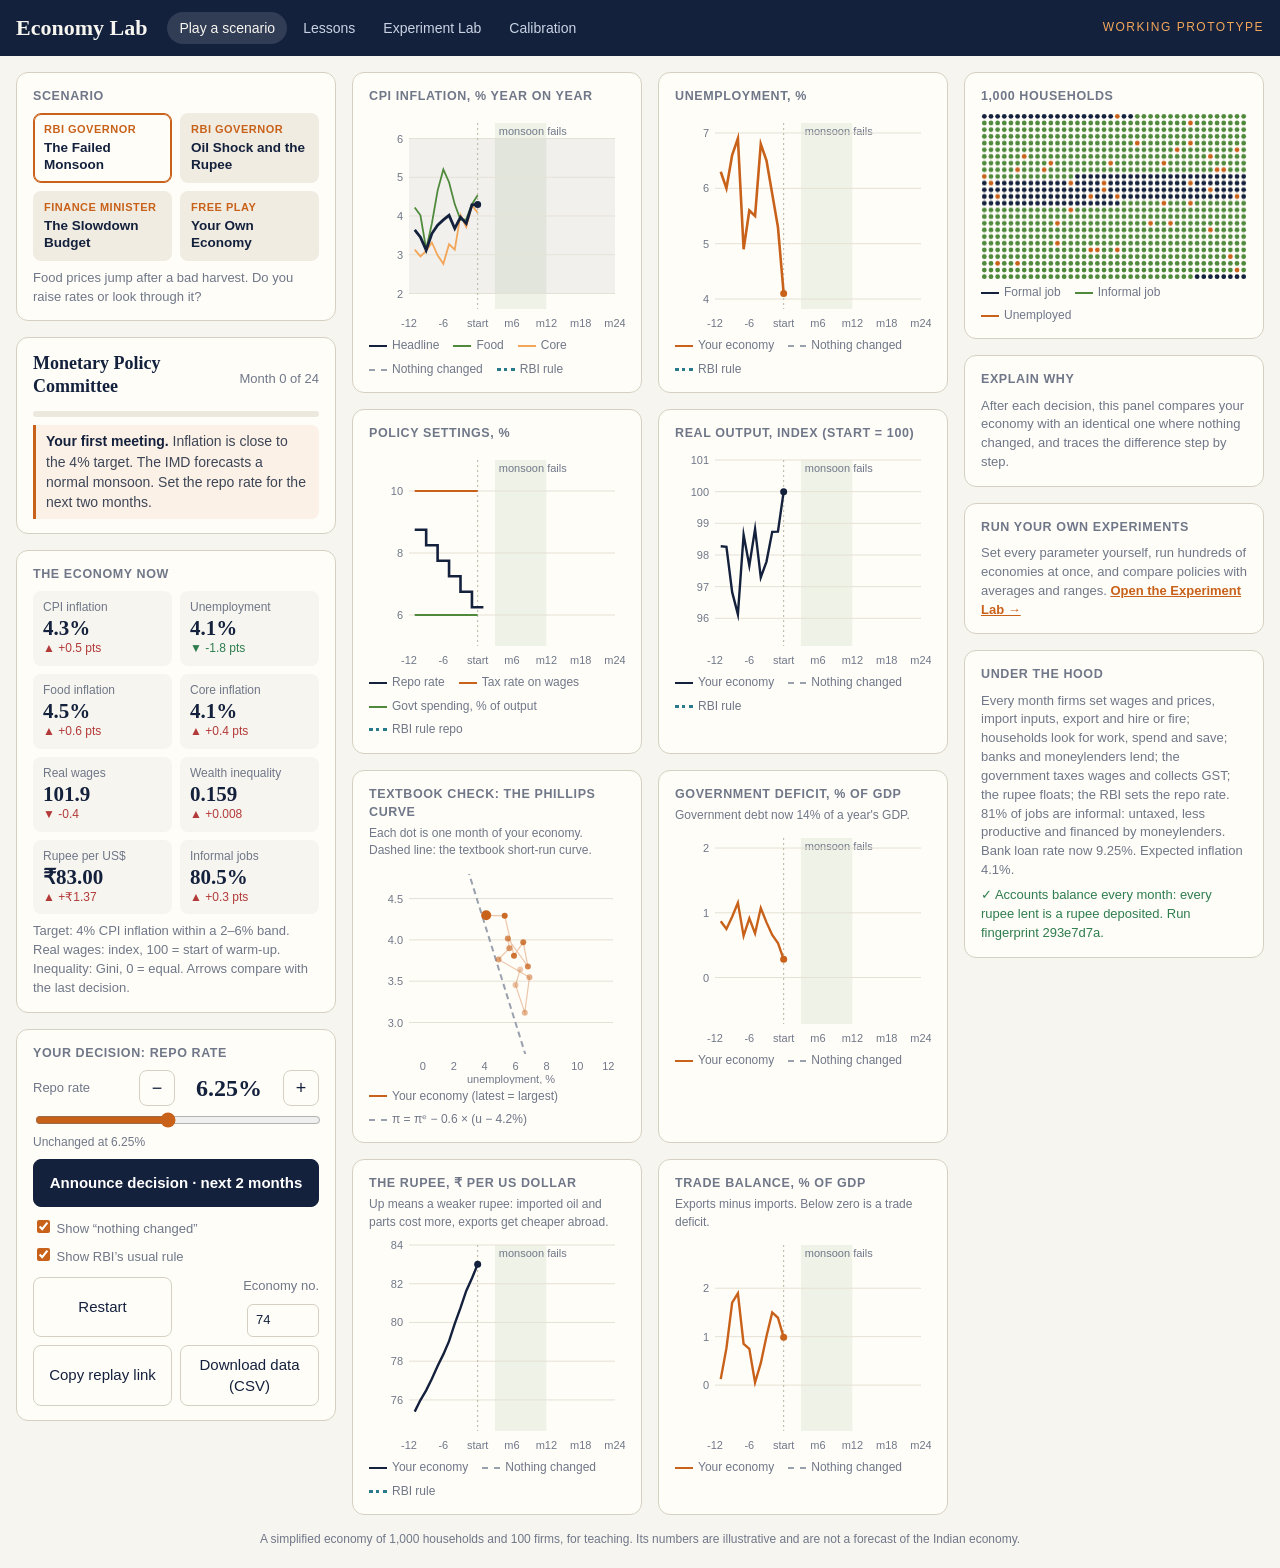
<file: prototype/index.html>
<!doctype html>
<html lang="en">
<head>
<meta charset="utf-8">
<meta name="viewport" content="width=device-width, initial-scale=1">
<title>Economy Lab Prototype</title>
<link rel="stylesheet" href="shared.css">
<style>
  /* Layout: scenario and decisions left, six linked charts centre, households and explanation right */
  main.wrap { display: grid; grid-template-columns: 320px minmax(0, 1fr) 300px; gap: 16px; align-items: start; }
  .scen { display: grid; grid-template-columns: 1fr 1fr; gap: 8px; }
  .scen button { text-align: left; padding: 8px 10px; background: var(--chip); border-color: transparent; display: flex; flex-direction: column; gap: 2px; }
  .scen button[aria-pressed="true"] { background: var(--card); border-color: var(--accent); box-shadow: inset 0 0 0 1px var(--accent); }
  .scen .role { font-size: 11px; letter-spacing: .5px; text-transform: uppercase; color: var(--accent); font-weight: 600; }
  .scen .name { font-weight: 600; font-size: 13.5px; color: var(--ink); line-height: 1.25; }
  .blurb { font-size: 13px; color: var(--muted); margin-top: 8px; }
  .month { font-size: 13px; color: var(--muted); white-space: nowrap; }
  .progress { height: 6px; background: var(--paper2); border-radius: 3px; overflow: hidden; margin: 6px 0 2px; }
  .progress > div { height: 100%; background: var(--accent); width: 0; transition: width .3s; }
  .news { font-size: 14px; border-left: 3px solid var(--accent); padding: 6px 10px; background: var(--news); border-radius: 0 8px 8px 0; margin-top: 8px; }
  .news b { color: var(--ink); }
  .tiles { display: grid; grid-template-columns: 1fr 1fr; gap: 8px; }
  .tile { background: var(--paper); border-radius: 8px; padding: 8px 10px; }
  .tile .k { font-size: 12px; color: var(--muted); }
  .tile .v { font: 600 21px/1.15 var(--serif); color: var(--ink); font-variant-numeric: tabular-nums; }
  .tile .d { font-size: 12px; font-variant-numeric: tabular-nums; }
  .up { color: var(--bad); } .down { color: var(--good); } .flat { color: var(--muted); }
  .lever { display: flex; flex-direction: column; gap: 4px; padding: 8px 0; border-top: 1px solid var(--line); }
  .lever:first-child { border-top: 0; padding-top: 0; }
  .lever .top { display: flex; align-items: center; gap: 8px; }
  .lever .lab { flex: 1; font-size: 13px; color: var(--muted); }
  .lever .val { font: 600 24px/1 var(--serif); color: var(--ink); min-width: 92px; text-align: center; font-variant-numeric: tabular-nums; }
  .lever button.step { width: 36px; height: 36px; padding: 0; font-size: 18px; }
  .lever .note { font-size: 12px; color: var(--muted); min-height: 16px; }
  .shocks { display: flex; gap: 6px; flex-wrap: wrap; margin: 4px 0 10px; }
  .shocks button { font-size: 13px; padding: 6px 10px; }
  .shocks button[aria-pressed="true"] { border-color: var(--accent); color: var(--accent); }
  .compare { display: flex; gap: 6px 12px; flex-wrap: wrap; font-size: 13px; color: var(--muted); margin: 10px 0 0; }
  .charts { display: grid; grid-template-columns: 1fr 1fr; gap: 16px; }
  .chart .sub { font-size: 12px; color: var(--muted); margin: -4px 0 4px; }
  #dots { width: 100%; aspect-ratio: 40 / 25; max-width: 100%; display: block; }
  .explain ol { margin: 0; padding-left: 20px; }
  .explain li { margin-bottom: 6px; }
  .check { font-size: 13px; color: var(--good); margin-top: 6px; }
  .score { text-align: center; }
  .score .grade { font: 600 64px/1 var(--serif); color: var(--accent); }
  .score .tbl { overflow-x: auto; }
  .score table { width: 100%; font-size: 12.5px; border-collapse: collapse; margin: 8px 0; font-variant-numeric: tabular-nums; }
  .score td, .score th { padding: 4px; text-align: right; border-bottom: 1px solid var(--line); }
  .score td:first-child, .score th:first-child { text-align: left; }
  .score th { font-weight: 600; color: var(--muted); }
  .tools { display: grid; grid-template-columns: 1fr 1fr; gap: 8px; margin-top: 10px; }
  .labcard a { color: var(--accent); font-weight: 600; }
  @media (max-width: 1250px) { main.wrap { grid-template-columns: 300px minmax(0, 1fr); } .right { grid-column: 1 / -1; display: grid; grid-template-columns: repeat(auto-fit, minmax(260px, 1fr)); } }
  @media (max-width: 760px) { main.wrap { grid-template-columns: 1fr; } .charts { grid-template-columns: 1fr; } header.top .tag { margin-left: 0; } }
</style>
</head>
<body>
<header class="top">
  <h1>Economy Lab</h1>
  <nav aria-label="Pages"><a href="index.html" aria-current="page">Play a scenario</a><a href="lessons.html">Lessons</a><a href="lab.html">Experiment Lab</a><a href="calibration.html">Calibration</a></nav>
  <span class="tag">Working prototype</span>
</header>

<main class="wrap">
  <section class="col">
    <div class="card">
      <h3>Scenario</h3>
      <div class="scen" id="scen"></div>
      <p class="blurb" id="blurb"></p>
    </div>
    <div class="card">
      <div class="row" style="justify-content:space-between; flex-wrap:nowrap"><h2 id="phase"></h2><span class="month" id="month"></span></div>
      <div class="progress"><div id="bar"></div></div>
      <div class="news" id="news"></div>
    </div>
    <div class="card">
      <h3>The economy now</h3>
      <div class="tiles">
        <div class="tile"><div class="k">CPI inflation</div><div class="v" id="t-infl"></div><div class="d" id="d-infl"></div></div>
        <div class="tile"><div class="k">Unemployment</div><div class="v" id="t-u"></div><div class="d" id="d-u"></div></div>
        <div class="tile"><div class="k">Food inflation</div><div class="v" id="t-food"></div><div class="d" id="d-food"></div></div>
        <div class="tile"><div class="k">Core inflation</div><div class="v" id="t-core"></div><div class="d" id="d-core"></div></div>
        <div class="tile"><div class="k">Real wages</div><div class="v" id="t-rw"></div><div class="d" id="d-rw"></div></div>
        <div class="tile"><div class="k">Wealth inequality</div><div class="v" id="t-gini"></div><div class="d" id="d-gini"></div></div>
        <div class="tile"><div class="k">Rupee per US$</div><div class="v" id="t-inr"></div><div class="d" id="d-inr"></div></div>
        <div class="tile"><div class="k">Informal jobs</div><div class="v" id="t-inf"></div><div class="d" id="d-inf"></div></div>
      </div>
      <p class="small" style="margin-top:8px">Target: 4% CPI inflation within a 2–6% band. Real wages: index, 100 = start of warm-up. Inequality: Gini, 0 = equal. Arrows compare with the last decision.</p>
    </div>
    <div class="card">
      <h3 id="decide-title">Your decision</h3>
      <div id="levers"></div>
      <div id="shockbox" hidden>
        <p class="small">Trigger a shock with your next decision:</p>
        <div class="shocks" id="shocks"></div>
      </div>
      <button class="primary" id="go" style="width:100%"></button>
      <div class="compare">
        <label><input type="checkbox" id="show-hold" checked> Show “nothing changed”</label>
        <label id="auto-wrap"><input type="checkbox" id="show-auto" checked> Show RBI’s usual rule</label>
      </div>
      <div class="tools">
        <button id="restart">Restart</button>
        <label class="small row" style="justify-content:flex-end">Economy no. <input id="seed" type="number" min="1" value="74" style="width:72px"></label>
        <button id="share">Copy replay link</button>
        <button id="csv">Download data (CSV)</button>
      </div>
    </div>
  </section>

  <section class="col">
    <div class="charts">
      <div class="card chart"><h3>CPI inflation, % year on year</h3><canvas id="c-infl"></canvas>
        <div class="legend"><span><i style="border-color:var(--ink)"></i>Headline</span><span><i style="border-color:var(--food)"></i>Food</span><span><i style="border-color:var(--accent-light)"></i>Core</span><span class="lg-hold"><i class="dash" style="border-color:var(--hold)"></i>Nothing changed</span><span class="lg-auto"><i class="dot" style="border-color:var(--auto)"></i>RBI rule</span></div></div>
      <div class="card chart"><h3>Unemployment, %</h3><canvas id="c-u"></canvas>
        <div class="legend"><span><i style="border-color:var(--accent)"></i>Your economy</span><span class="lg-hold"><i class="dash" style="border-color:var(--hold)"></i>Nothing changed</span><span class="lg-auto"><i class="dot" style="border-color:var(--auto)"></i>RBI rule</span></div></div>
      <div class="card chart"><h3>Policy settings, %</h3><canvas id="c-pol"></canvas>
        <div class="legend"><span><i style="border-color:var(--ink)"></i>Repo rate</span><span><i style="border-color:var(--accent)"></i>Tax rate on wages</span><span><i style="border-color:var(--food)"></i>Govt spending, % of output</span><span class="lg-auto"><i class="dot" style="border-color:var(--auto)"></i>RBI rule repo</span></div></div>
      <div class="card chart"><h3>Real output, index (start = 100)</h3><canvas id="c-y"></canvas>
        <div class="legend"><span><i style="border-color:var(--ink)"></i>Your economy</span><span class="lg-hold"><i class="dash" style="border-color:var(--hold)"></i>Nothing changed</span><span class="lg-auto"><i class="dot" style="border-color:var(--auto)"></i>RBI rule</span></div></div>
      <div class="card chart"><h3>Textbook check: the Phillips curve</h3><p class="sub">Each dot is one month of your economy. Dashed line: the textbook short-run curve.</p><canvas id="c-ph"></canvas>
        <div class="legend"><span><i style="border-color:var(--accent)"></i>Your economy (latest = largest)</span><span><i class="dash" style="border-color:var(--hold)"></i><span id="ph-eq">textbook curve</span></span></div></div>
      <div class="card chart"><h3>Government deficit, % of GDP</h3><p class="sub" id="debt-note"></p><canvas id="c-def"></canvas>
        <div class="legend"><span><i style="border-color:var(--accent)"></i>Your economy</span><span class="lg-hold"><i class="dash" style="border-color:var(--hold)"></i>Nothing changed</span></div></div>
      <div class="card chart"><h3>The rupee, ₹ per US dollar</h3><p class="sub">Up means a weaker rupee: imported oil and parts cost more, exports get cheaper abroad.</p><canvas id="c-inr"></canvas>
        <div class="legend"><span><i style="border-color:var(--ink)"></i>Your economy</span><span class="lg-hold"><i class="dash" style="border-color:var(--hold)"></i>Nothing changed</span><span class="lg-auto"><i class="dot" style="border-color:var(--auto)"></i>RBI rule</span></div></div>
      <div class="card chart"><h3>Trade balance, % of GDP</h3><p class="sub">Exports minus imports. Below zero is a trade deficit.</p><canvas id="c-tb"></canvas>
        <div class="legend"><span><i style="border-color:var(--accent)"></i>Your economy</span><span class="lg-hold"><i class="dash" style="border-color:var(--hold)"></i>Nothing changed</span></div></div>
    </div>
  </section>

  <section class="col right">
    <div class="card">
      <h3>1,000 households</h3>
      <canvas id="dots"></canvas>
      <div class="legend"><span><i style="border-color:var(--ink)"></i>Formal job</span><span><i style="border-color:var(--food)"></i>Informal job</span><span><i style="border-color:var(--accent)"></i>Unemployed</span></div>
    </div>
    <div class="card explain"><h3>Explain why</h3><div id="explain"></div></div>
    <div class="card score" id="scorecard" hidden></div>
    <div class="card labcard">
      <h3>Run your own experiments</h3>
      <p class="small">Set every parameter yourself, run hundreds of economies at once, and compare policies with averages and ranges. <a href="lab.html">Open the Experiment Lab →</a></p>
    </div>
    <div class="card">
      <h3>Under the hood</h3>
      <p class="small" id="hood"></p>
      <p class="check" id="check"></p>
    </div>
  </section>
</main>
<p class="disclaimer">A simplified economy of 1,000 households and 100 firms, for teaching. Its numbers are illustrative and are not a forecast of the Indian economy.</p>

<script src="engine.js"></script>
<script src="charts.js"></script>
<script>
(function () {
  const E = window.EconEngine, Ch = window.EconCharts, tok = Ch.tok;
  const $ = id => document.getElementById(id);
  const pct = (x, d = 1) => (100 * x).toFixed(d) + '%';
  const LEVERS = {
    repo: { label: 'Repo rate', min: 0.03, max: 0.10, step: 0.0025, dec: 2 },
    tax: { label: 'Tax rate on wages', min: 0.05, max: 0.20, step: 0.005, dec: 1 },
    spend: { label: 'Government spending, % of output', min: 0.03, max: 0.12, step: 0.005, dec: 1 },
  };
  const SHOCK_KEYS = { monsoon: 'm', oil: 'o', slowdown: 's' };
  let game, scenarioId = 'monsoon', pending = {}, pendingShock = '';

  function buildPicker() {
    $('scen').innerHTML = Object.values(E.SCENARIOS).map(s =>
      `<button type="button" data-id="${s.id}" aria-pressed="${s.id === scenarioId}"><span class="role">${s.role}</span><span class="name">${s.title}</span></button>`).join('');
    $('scen').querySelectorAll('button').forEach(b => b.onclick = () => { scenarioId = b.dataset.id; start(); });
  }

  function start(decisions) {
    const seed = Math.max(1, Math.floor(Number($('seed').value) || E.DEFAULTS.seed));
    game = new E.Game(scenarioId, { seed });
    for (const d of decisions || []) game.meeting(d);
    pending = { repo: game.player.repo, tax: game.player.taxRate, spend: game.player.govShare };
    pendingShock = '';
    buildPicker(); buildLevers(); render();
  }

  function buildLevers() {
    const sc = game.scenario;
    $('decide-title').textContent = sc.levers.length > 1 ? 'Your decisions' : 'Your decision: ' + LEVERS[sc.levers[0]].label.toLowerCase();
    $('levers').innerHTML = sc.levers.map(k => {
      const L = LEVERS[k];
      return `<div class="lever"><div class="top"><span class="lab">${L.label}</span>
        <button class="step" data-k="${k}" data-d="-1" aria-label="Lower ${L.label}">−</button>
        <span class="val" id="v-${k}"></span>
        <button class="step" data-k="${k}" data-d="1" aria-label="Raise ${L.label}">+</button></div>
        <input type="range" id="r-${k}" min="${100 * L.min}" max="${100 * L.max}" step="${100 * L.step}" aria-label="${L.label}">
        <div class="note" id="n-${k}"></div></div>`;
    }).join('');
    $('levers').querySelectorAll('button.step').forEach(b => b.onclick = () => setLever(b.dataset.k, pending[b.dataset.k] + Number(b.dataset.d) * LEVERS[b.dataset.k].step));
    sc.levers.forEach(k => $('r-' + k).oninput = e => setLever(k, Number(e.target.value) / 100));
    $('shockbox').hidden = !sc.sandbox;
    $('shocks').innerHTML = Object.entries(E.SHOCKS).map(([k, s]) => `<button type="button" data-k="${k}" aria-pressed="false">${s.label}</button>`).join('');
    $('shocks').querySelectorAll('button').forEach(b => b.onclick = () => { pendingShock = pendingShock === b.dataset.k ? '' : b.dataset.k; renderControls(); });
    $('auto-wrap').hidden = !game.auto;
  }
  function setLever(k, x) {
    const L = LEVERS[k];
    pending[k] = Math.round(Math.min(L.max, Math.max(L.min, x)) / L.step) * L.step;
    renderControls();
  }
  const current = () => ({ repo: game.player.repo, tax: game.player.taxRate, spend: game.player.govShare });

  function renderControls() {
    const sc = game.scenario, cur = current();
    for (const k of sc.levers) {
      const L = LEVERS[k];
      $('v-' + k).textContent = (100 * pending[k]).toFixed(L.dec) + '%';
      $('r-' + k).value = (100 * pending[k]).toFixed(2);
      const d = pending[k] - cur[k];
      $('n-' + k).textContent = game.done ? '' : Math.abs(d) < 1e-9 ? `Unchanged at ${(100 * cur[k]).toFixed(L.dec)}%` :
        k === 'repo' ? `${d > 0 ? 'Raise' : 'Cut'} by ${Math.round(Math.abs(d) * 10000)} basis points` : `${d > 0 ? 'Up' : 'Down'} ${(100 * Math.abs(d)).toFixed(1)} points`;
      $('r-' + k).disabled = game.done;
    }
    $('levers').querySelectorAll('button').forEach(b => b.disabled = game.done);
    $('shocks').querySelectorAll('button').forEach(b => { b.setAttribute('aria-pressed', String(b.dataset.k === pendingShock)); b.disabled = game.done; });
    const unit = sc.every === 3 ? 'next quarter' : `next ${sc.every} months`;
    $('go').textContent = game.done ? 'Term complete' : (sc.role === 'Finance Minister' ? `Present budget · ${unit}` : sc.sandbox ? `Run · ${unit}` : `Announce decision · ${unit}`);
    $('go').disabled = game.done;
  }

  function render() {
    const sc = game.scenario, p = game.player, h = p.hist[p.hist.length - 1];
    const prev = p.hist[p.hist.length - 1 - sc.every] || h;
    $('blurb').textContent = sc.blurb;
    $('phase').textContent = sc.role === 'Finance Minister' ? 'Union Budget' : sc.sandbox ? 'Free play' : 'Monetary Policy Committee';
    $('month').textContent = game.done ? 'Term complete' : `Month ${game.month} of ${sc.months}`;
    $('bar').style.width = (100 * game.month / sc.months) + '%';
    const n = sc.news.filter(x => x[0] <= game.month).pop();
    $('news').innerHTML = game.done ? '<b>Your term is over.</b> See your scorecard, then try a different strategy or another scenario.' : `<b>${n[1]}</b> ${n[2]}`;
    tile('infl', h.infl, prev.infl, 'pct', 1); tile('u', h.u, prev.u, 'pct', 1); tile('food', h.foodInfl, prev.foodInfl, 'pct', 1); tile('core', h.coreInfl, prev.coreInfl, 'pct', 1);
    tile('rw', h.realWage, prev.realWage, 'index', -1);
    tile('gini', h.gini, prev.gini, 'gini', 1);
    tile('inr', h.er * E.RUPEE_START, prev.er * E.RUPEE_START, 'inr', 1);
    tile('inf', h.infShare, prev.infShare, 'pct', 1);
    renderControls(); drawCharts(); drawDots(); explain(); score();
    $('hood').textContent = `Every month firms set wages and prices, import inputs, export and hire or fire; households look for work, spend and save; banks and moneylenders lend; the government taxes wages and collects GST; the rupee floats; the RBI sets the repo rate. ${pct(h.infShare, 0)} of jobs are informal: untaxed, less productive and financed by moneylenders. Bank loan rate now ${pct(p.rates().loan, 2)}. Expected inflation ${pct(h.piE)}.`;
    $('check').textContent = `✓ Accounts balance every month: every rupee lent is a rupee deposited. Run fingerprint ${p.hash()}.`;
  }

  // kind: 'pct' | 'index' | 'gini'; sign +1 = a rise is bad (red), -1 = a rise is good (green)
  function tile(k, v, before, kind, sign) {
    const show = x => kind === 'pct' ? pct(x) : kind === 'index' ? (100 * x).toFixed(1) : kind === 'inr' ? '₹' + x.toFixed(2) : x.toFixed(3);
    const showD = x => kind === 'pct' ? (100 * x).toFixed(1) + ' pts' : kind === 'index' ? (100 * x).toFixed(1) : kind === 'inr' ? '₹' + x.toFixed(2) : x.toFixed(3);
    const tiny = kind === 'inr' ? 0.005 : 0.0005;
    $('t-' + k).textContent = show(v);
    const d = v - before, el = $('d-' + k);
    el.className = 'd ' + (Math.abs(d) < tiny ? 'flat' : sign * d > 0 ? 'up' : 'down');
    el.textContent = (Math.abs(d) < tiny ? '→ ' : d > 0 ? '▲ +' : '▼ ') + showD(d);
  }

  function changed() { return game.decisions.some(d => Math.abs(d.repo - game.start.repo) + Math.abs(d.tax - game.start.tax) + Math.abs(d.spend - game.start.spend) > 1e-9 || d.shock); }
  function drawCharts() {
    const sc = game.scenario, T = sc.months;
    const P = game.player.hist.filter(r => r.t >= -12);
    const showHold = $('show-hold').checked && game.month > 0 && changed();
    const showAuto = $('show-auto').checked && !!game.auto && game.month > 0;
    document.querySelectorAll('.lg-hold').forEach(el => el.hidden = !$('show-hold').checked);
    document.querySelectorAll('.lg-auto').forEach(el => el.hidden = !(game.auto && $('show-auto').checked));
    const Hd = showHold ? game.hold.hist.filter(r => r.t >= 0) : [];
    const Au = showAuto ? game.auto.hist.filter(r => r.t >= 0) : [];
    const pts = (arr, k, s = 100) => arr.map(r => ({ x: r.t + 1, y: r[k] * s }));
    const ticks = []; for (let t = -12; t <= T; t += 6) ticks.push(t);
    const base = { xMin: -12, xMax: T, xTicks: ticks, xLabel: t => t === 0 ? 'start' : t > 0 ? 'm' + t : String(t), marker: 0, shade: shades() };
    const ghost = k => [{ data: pts(Hd, k), color: tok('--hold'), dash: 'dash' }, { data: pts(Au, k), color: tok('--auto'), dash: 'dot' }];
    Ch.line($('c-infl'), Object.assign({}, base, { bandY: [2, 6], series: [...ghost('infl'),
      { data: pts(P, 'coreInfl'), color: tok('--accent-light'), width: 1.8 }, { data: pts(P, 'foodInfl'), color: tok('--food'), width: 1.8 },
      { data: pts(P, 'infl'), color: tok('--ink'), width: 2.8, end: true }] }));
    Ch.line($('c-u'), Object.assign({}, base, { series: [...ghost('u'), { data: pts(P, 'u'), color: tok('--accent'), width: 2.6, end: true }] }));
    const step = (k, lever) => { const a = pts(P, k); if (!game.done && sc.levers.includes(lever)) a.push({ x: game.month + 1, y: 100 * pending[lever] }); return a; };
    Ch.line($('c-pol'), Object.assign({}, base, { minSpan: 2, series: [
      { data: pts(Au, 'repo'), color: tok('--auto'), dash: 'dot', stepped: true },
      { data: step('govShare', 'spend'), color: tok('--food'), width: 2.2, stepped: true },
      { data: step('taxRate', 'tax'), color: tok('--accent'), width: 2.2, stepped: true },
      { data: step('repo', 'repo'), color: tok('--ink'), width: 2.6, stepped: true }] }));
    const y0 = (game.player.hist.find(r => r.t === -1) || P[0]).Y;
    const yi = arr => arr.map(r => ({ x: r.t + 1, y: 100 * r.Y / y0 }));
    Ch.line($('c-y'), Object.assign({}, base, { minSpan: 2, series: [{ data: yi(Hd), color: tok('--hold'), dash: 'dash' }, { data: yi(Au), color: tok('--auto'), dash: 'dot' }, { data: yi(P), color: tok('--ink'), width: 2.4, end: true }] }));
    const ph = P.map(r => ({ x: 100 * r.u, y: 100 * r.infl }));
    const piE = 100 * game.player.piE;
    const un = 100 * game.player.P.uNatural, sl = game.player.P.phillips;
    $('ph-eq').textContent = `π = πᵉ − ${sl.toFixed(2).replace(/0$/, '')} × (u − ${un.toFixed(1)}%)`;
    Ch.scatter($('c-ph'), { points: ph, color: tok('--accent'), xLabel: 'unemployment, %', ref: { x0: un - 4, y0: piE + sl * 4, x1: un + 7, y1: piE - sl * 7, color: tok('--hold') } });
    Ch.line($('c-def'), Object.assign({}, base, { minSpan: 2, series: [{ data: pts(Hd, 'defRatio'), color: tok('--hold'), dash: 'dash' }, { data: pts(P, 'defRatio'), color: tok('--accent'), width: 2.4, end: true }] }));
    const inr = arr => arr.map(r => ({ x: r.t + 1, y: r.er * E.RUPEE_START }));
    Ch.line($('c-inr'), Object.assign({}, base, { minSpan: 2, series: [{ data: inr(Hd), color: tok('--hold'), dash: 'dash' }, { data: inr(Au), color: tok('--auto'), dash: 'dot' }, { data: inr(P), color: tok('--ink'), width: 2.4, end: true }] }));
    Ch.line($('c-tb'), Object.assign({}, base, { minSpan: 2, series: [{ data: pts(Hd, 'tradeBal'), color: tok('--hold'), dash: 'dash' }, { data: pts(P, 'tradeBal'), color: tok('--accent'), width: 2.4, end: true }] }));
    const last = game.player.hist[game.player.hist.length - 1];
    $('debt-note').textContent = `Government debt now ${pct(last.debtRatio, 0)} of a year's GDP.`;
  }
  function shades() {
    return game.player.shocks.map(s => ({ from: s.start, to: s.start + s.months, label: E.SHOCKS[s.key] ? E.SHOCKS[s.key].label.toLowerCase() : 'shock' }));
  }

  function drawDots() {
    const c = $('dots'), dpr = window.devicePixelRatio || 1, W = c.clientWidth, H = c.clientHeight;
    c.width = W * dpr; c.height = H * dpr;
    const g = c.getContext('2d'); g.setTransform(dpr, 0, 0, dpr, 0, 0); g.clearRect(0, 0, W, H);
    const s = game.player, cols = 40, rows = 25, cw = W / cols, ch = H / rows, r = Math.min(cw, ch) * 0.36;
    const cU = tok('--accent'), cF = tok('--food'), cO = tok('--ink');
    for (let i = 0; i < s.H; i++) {
      const f = s.emp[i];
      g.fillStyle = f < 0 ? cU : s.isInf[f] ? cF : cO;
      g.beginPath(); g.arc((i % cols + 0.5) * cw, (Math.floor(i / cols) + 0.5) * ch, r, 0, Math.PI * 2); g.fill();
    }
  }

  function explain() {
    const el = $('explain');
    if (game.month === 0) { el.innerHTML = '<p class="small">After each decision, this panel compares your economy with an identical one where nothing changed, and traces the difference step by step.</p>'; return; }
    if (!changed()) { el.innerHTML = '<p>You have not changed any policy yet, so your economy and the comparison economy are identical.</p>'; return; }
    const p = game.player.hist[game.player.hist.length - 1], q = game.hold.hist[game.hold.hist.length - 1];
    const pp = x => (x >= 0 ? '+' : '−') + Math.abs(100 * x).toFixed(1) + ' pts';
    const pc = x => (x >= 0 ? '+' : '−') + Math.abs(100 * x).toFixed(1) + '%';
    const items = [];
    if (Math.abs(p.repo - q.repo) > 1e-9) {
      items.push(`${game.scenario.levers.includes('repo') ? 'Repo' : 'The RBI reacted to your budget: repo'} ${pct(p.repo, 2)} vs ${pct(q.repo, 2)}, so banks lend at ${pct(p.loanRate, 2)} instead of ${pct(q.loanRate, 2)}.`);
      items.push(`Households ${p.aInc < q.aInc ? 'save more' : 'save less'}: they spend ${(100 * p.aInc).toFixed(1)}% of income vs ${(100 * q.aInc).toFixed(1)}%. Firms' investment is ${pc(p.I / q.I - 1)}. Informal firms borrow from moneylenders, so their investment doesn't respond.`);
      items.push(`The rupee is ₹${(p.er * E.RUPEE_START).toFixed(2)} per dollar vs ₹${(q.er * E.RUPEE_START).toFixed(2)}. ${p.er < q.er ? 'Higher rates attract foreign money, so the rupee is stronger: imported oil and parts are cheaper, but exports lose orders.' : 'Lower rates push money abroad, so the rupee is weaker: imports cost more, but exports gain orders.'}`);
    }
    if (Math.abs(p.taxRate - q.taxRate) > 1e-9) items.push(`Tax on wages ${pct(p.taxRate)} vs ${pct(q.taxRate)}: workers keep ${p.taxRate < q.taxRate ? 'more' : 'less'} of each rupee, so consumer spending is ${pc((p.C / p.cpi) / (q.C / q.cpi) - 1)} in real terms.`);
    if (Math.abs(p.govShare - q.govShare) > 1e-9) items.push(`The government buys ${pct(p.govShare)} of normal output vs ${pct(q.govShare)}, so firms get ${pc(p.G / q.G - 1)} in government orders.`);
    if (game.player.shocks.length !== game.hold.shocks.length) items.push('Shocks differ between the two economies.');
    items.push(`Unemployment is ${pp(p.u - q.u)} (${pct(p.u)} vs ${pct(q.u)}). ${p.u > q.u ? 'Fewer vacancies mean slower wage growth.' : 'A tighter job market pushes wages up faster.'}`);
    items.push(`Core inflation ${pp(p.coreInfl - q.coreInfl)}, food ${pp(p.foodInfl - q.foodInfl)}, so headline CPI is ${pp(p.infl - q.infl)} (${pct(p.infl)} vs ${pct(q.infl)}).`);
    if (Math.abs(p.taxRate - q.taxRate) + Math.abs(p.govShare - q.govShare) > 1e-9) items.push(`The deficit is ${pct(p.defRatio)} of GDP vs ${pct(q.defRatio)}.`);
    let html = '<ol>' + items.map(s => `<li>${s}</li>`).join('') + '</ol>';
    const live = game.player.shocks.some(s => s.type !== 'confidence' && game.month >= s.start && game.month <= s.start + s.months + 4);
    if (live) html += '<p class="small" style="margin-top:6px">A supply shock raises costs directly; interest rates cannot reverse it. Rates work mainly through spending, jobs, wages and the rupee.</p>';
    el.innerHTML = html;
  }

  function score() {
    const card = $('scorecard');
    if (!game.done) { card.hidden = true; return; }
    const s = game.score(), fiscal = game.scenario.levers.includes('tax');
    const row = (name, x) => `<tr><td>${name}</td><td>${x.inBand}/${x.n}</td><td>${(100 * x.inflGap).toFixed(1)}</td><td>${pct(x.uAvg)}</td>${fiscal ? `<td>${pct(x.defAvg)}</td>` : ''}</tr>`;
    card.hidden = false;
    card.innerHTML = `<h3>Your scorecard</h3><div class="grade">${s.grade}</div>
      <p class="small">Graded against the economy where nothing changed.</p>
      <div class="tbl"><table><tr><th></th><th>Months in 2–6%</th><th>Avg gap from 4%</th><th>Avg unemp.</th>${fiscal ? '<th>Avg deficit</th>' : ''}</tr>
      ${row('You', s)}${row('Nothing changed', s.hold)}${s.auto ? row('RBI rule', s.auto) : ''}</table></div>
      <p class="small">${fiscal ? 'Discussion: how much deficit is worth paying to protect jobs in a slowdown?' : 'Discussion: should a central bank respond to a supply shock it cannot fix, or look through it?'}</p>`;
  }

  function encode() {
    const ds = game.decisions.map(d => `r${Math.round(d.repo * 10000)}t${Math.round(d.tax * 1000)}s${Math.round(d.spend * 1000)}${d.shock ? 'x' + SHOCK_KEYS[d.shock] : ''}`);
    return ['play', scenarioId, game.player.P.seed].concat(ds).join('-');
  }
  function decode(hash) {
    const parts = hash.replace(/^#/, '').split('-');
    if (parts[0] !== 'play' || !E.SCENARIOS[parts[1]]) return null;
    const keyOf = Object.fromEntries(Object.entries(SHOCK_KEYS).map(([k, v]) => [v, k]));
    const decisions = parts.slice(3).map(t => {
      const m = /^r(\d+)t(\d+)s(\d+)(?:x([mos]))?$/.exec(t);
      return m ? { repo: m[1] / 10000, tax: m[2] / 1000, spend: m[3] / 1000, shock: m[4] ? keyOf[m[4]] : '' } : null;
    }).filter(Boolean);
    return { scenario: parts[1], seed: Number(parts[2]) || E.DEFAULTS.seed, decisions };
  }
  $('share').onclick = async () => {
    const h = encode();
    try { history.replaceState(null, '', '#' + h); } catch (e) { location.hash = h; }
    const url = location.href.split('#')[0] + '#' + h;
    Ch.toast((await Ch.copyText(url)) ? 'Replay link copied. Anyone who opens it sees this exact game.' : 'Copy this link from the address bar: ' + url);
  };
  $('csv').onclick = () => {
    const cols = ['month', 'repo_pct', 'tax_pct', 'spend_pct', 'cpi_inflation_pct', 'food_inflation_pct', 'core_inflation_pct', 'unemployment_pct', 'real_output', 'real_wage_index', 'deficit_pct_gdp', 'debt_pct_gdp', 'wealth_gini', 'rupee_per_usd', 'trade_balance_pct_gdp', 'informal_jobs_pct', 'nochange_inflation_pct', 'nochange_unemployment_pct', 'rbirule_inflation_pct', 'rbirule_unemployment_pct'];
    const P = game.player.hist.filter(r => r.t >= 0), Hd = game.hold.hist.filter(r => r.t >= 0), Au = game.auto ? game.auto.hist.filter(r => r.t >= 0) : [];
    const f = (x, d = 3) => (+x).toFixed(d);
    const lines = P.map((r, i) => [r.t + 1, f(100 * r.repo, 2), f(100 * r.taxRate, 1), f(100 * r.govShare, 1), f(100 * r.infl), f(100 * r.foodInfl), f(100 * r.coreInfl), f(100 * r.u, 2), f(r.Y, 1), f(100 * r.realWage, 2), f(100 * r.defRatio), f(100 * r.debtRatio, 2), f(r.gini, 4), f(r.er * E.RUPEE_START, 2), f(100 * r.tradeBal), f(100 * r.infShare, 1),
      Hd[i] ? f(100 * Hd[i].infl) : '', Hd[i] ? f(100 * Hd[i].u, 2) : '', Au[i] ? f(100 * Au[i].infl) : '', Au[i] ? f(100 * Au[i].u, 2) : ''].join(','));
    const ok = Ch.downloadText(`economy-lab-${scenarioId}-${game.player.P.seed}.csv`, [cols.join(',')].concat(lines).join('\n'));
    Ch.toast(ok ? 'Data downloaded.' : 'This viewer blocks downloads. Open the page from GitHub to download data.');
  };

  $('go').onclick = () => {
    const d = Object.assign({}, pending);
    if (pendingShock) d.shock = pendingShock;
    game.meeting(d); pendingShock = '';
    render();
  };
  $('restart').onclick = () => start();
  $('seed').onchange = () => start();
  $('show-hold').onchange = drawCharts;
  $('show-auto').onchange = drawCharts;
  Ch.onThemeChange(() => { if (game) { drawCharts(); drawDots(); } });

  const fromLink = decode(location.hash);
  if (fromLink) { scenarioId = fromLink.scenario; $('seed').value = fromLink.seed; start(fromLink.decisions); Ch.toast('Replaying a shared game.'); }
  else start();
})();
</script>
</body>
</html>
</file>
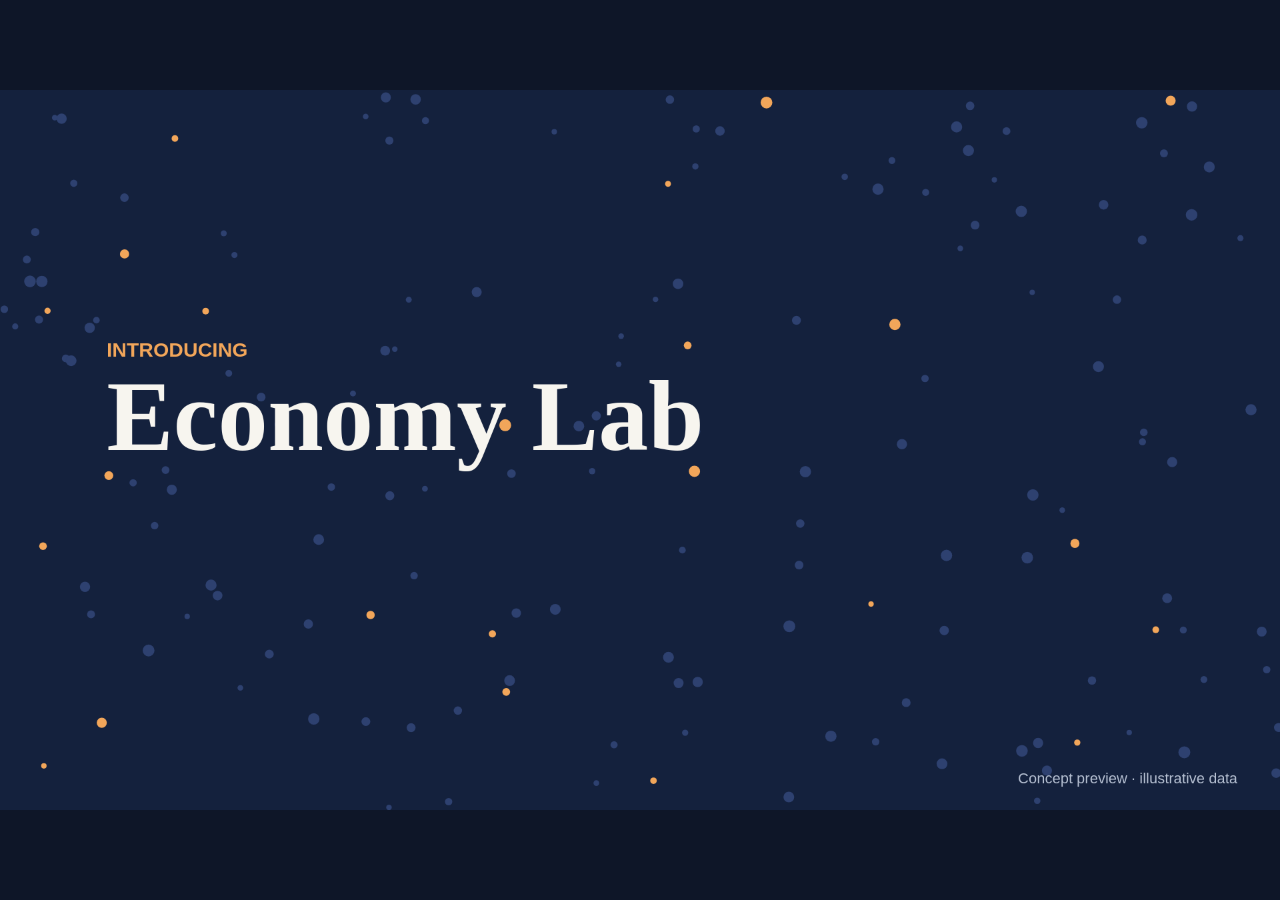
<file: media/concept-video.html>
<!doctype html>
<html lang="en">
<head>
<meta charset="utf-8">
<meta name="viewport" content="width=device-width, initial-scale=1">
<title>Economy Lab Concept Video</title>
<style>
  :root { --bg: #0E1628; }
  html, body { margin: 0; height: 100%; background: var(--bg); }
  body { display: flex; align-items: center; justify-content: center; }
  canvas { width: 100vw; max-width: calc(100vh * 16 / 9); aspect-ratio: 16 / 9; display: block; }
</style>
</head>
<body>
<canvas id="c" width="1920" height="1080"></canvas>
<script>
// Concept preview of the Economy Lab product. All numbers on screen are illustrative.
const W = 1920, H = 1080, DURATION = 64;
const C = {
  ink: '#14213D', paper: '#F7F5EF', paper2: '#ECE8DD', card: '#FFFDF8', body: '#3D4657',
  bodyDark: '#C9D3E3', accent: '#C8611A', accentLight: '#F2A65A', line: '#D6D0C2',
  blue: '#2F6FB2', blueLight: '#8DB6E2', navy2: '#1E2E52', muted: '#7A8294', green: '#2E8B6A'
};
const SERIF = 'Georgia, "Times New Roman", serif';
const SANS = '"Helvetica Neue", Helvetica, Arial, sans-serif';
const MONO = 'Menlo, "Courier New", monospace';
const cv = document.getElementById('c');
const g = cv.getContext('2d');

// ---------- helpers ----------
const clamp = (x, a = 0, b = 1) => Math.max(a, Math.min(b, x));
const ease = x => { x = clamp(x); return x < 0.5 ? 4 * x * x * x : 1 - Math.pow(-2 * x + 2, 3) / 2; };
const prog = (t, a, b) => ease((t - a) / (b - a));
const lerp = (a, b, k) => a + (b - a) * k;
function sceneAlpha(t, s, e, f = 0.6) { return clamp(Math.min((t - s) / f, (e - t) / f)); }
function rr(x, y, w, h, r) { g.beginPath(); g.roundRect(x, y, w, h, r); }
function box(x, y, w, h, r, fill, stroke) { rr(x, y, w, h, r); if (fill) { g.fillStyle = fill; g.fill(); } if (stroke) { g.strokeStyle = stroke; g.lineWidth = 2; g.stroke(); } }
function txt(s, x, y, size, color, o = {}) {
  g.font = `${o.weight || 400} ${size}px ${o.font || SANS}`;
  g.fillStyle = color; g.textAlign = o.align || 'left'; g.textBaseline = o.base || 'alphabetic';
  g.fillText(s, x, y);
}
function wrap(s, x, y, size, color, maxW, lh, o = {}) {
  g.font = `${o.weight || 400} ${size}px ${o.font || SANS}`;
  const words = s.split(' '); let line = ''; let yy = y;
  for (const w of words) {
    const test = line ? line + ' ' + w : w;
    if (g.measureText(test).width > maxW && line) { txt(line, x, yy, size, color, o); line = w; yy += lh; }
    else line = test;
  }
  txt(line, x, yy, size, color, o); return yy;
}
function withAlpha(a, fn) { if (a <= 0) return; g.save(); g.globalAlpha = a; fn(); g.restore(); }
function rise(t, at, fn) { const k = prog(t, at, at + 0.6); if (k <= 0) return; g.save(); g.globalAlpha *= k; g.translate(0, (1 - k) * 28); fn(); g.restore(); }
function chip(s, x, y, color, bg, size = 24) {
  g.font = `600 ${size}px ${SANS}`; const w = g.measureText(s).width + 32;
  box(x, y, w, size + 20, (size + 20) / 2, bg); txt(s, x + 16, y + size + 4, size, color, { weight: 600 }); return w;
}
function arrow(x1, y1, x2, y2, color, w = 4) {
  g.strokeStyle = color; g.fillStyle = color; g.lineWidth = w;
  g.beginPath(); g.moveTo(x1, y1); g.lineTo(x2, y2); g.stroke();
  const a = Math.atan2(y2 - y1, x2 - x1), L = 18;
  g.beginPath(); g.moveTo(x2, y2); g.lineTo(x2 - L * Math.cos(a - 0.45), y2 - L * Math.sin(a - 0.45));
  g.lineTo(x2 - L * Math.cos(a + 0.45), y2 - L * Math.sin(a + 0.45)); g.closePath(); g.fill();
}
function rand(i) { const x = Math.sin(i * 127.1 + 311.7) * 43758.5453; return x - Math.floor(x); }

// ---------- illustrative scenario data (24 months) ----------
const MONTHS = 24;
const series = { infl: [], unemp: [], repo: [], lending: [] };
for (let m = 0; m <= MONTHS; m++) {
  const shock = m >= 3 ? 3.4 * (1 - Math.exp(-(m - 3) / 2.2)) : 0;
  const policy = m >= 6 ? 3.0 * (1 - Math.exp(-(m - 6) / 5.5)) : 0;
  series.infl.push(5.0 + shock - policy + 0.12 * Math.sin(m * 1.7));
  series.repo.push(m >= 6 ? (m >= 8 ? 7.0 : 6.75) : 6.5);
  const u = m >= 7 ? 0.8 * Math.sin(Math.min(Math.PI, (m - 7) / 14 * Math.PI)) : 0;
  series.unemp.push(7.0 + u + 0.05 * Math.sin(m * 2.3));
  series.lending.push(100 - (m >= 6 ? 8 * (1 - Math.exp(-(m - 6) / 3)) : 0));
}

// ---------- persistent label ----------
function concept(a, dark) {
  withAlpha(a * 0.9, () => txt('Concept preview · illustrative data', W - 64, H - 40, 22, dark ? C.bodyDark : C.muted, { align: 'right' }));
}

// ---------- scenes ----------
function sTitle(t, a) {
  withAlpha(a, () => {
    g.fillStyle = C.ink; g.fillRect(0, 0, W, H);
    // agent dots drifting in background
    for (let i = 0; i < 160; i++) {
      const x = (rand(i) * W + t * 18 * (rand(i + 9) - 0.5) * 4 + W) % W, y = rand(i + 3) * H;
      g.fillStyle = i % 7 === 0 ? C.accentLight : '#2E4170';
      g.beginPath(); g.arc(x, y, 4 + rand(i + 5) * 5, 0, Math.PI * 2); g.fill();
    }
    rise(t, 0.3, () => txt('INTRODUCING', 160, 400, 30, C.accentLight, { weight: 600 }));
    rise(t, 0.6, () => txt('Economy Lab', 160, 540, 150, C.paper, { font: SERIF, weight: 600 }));
    rise(t, 1.2, () => txt('An interactive simulator of the Indian economy', 160, 630, 48, C.bodyDark));
    rise(t, 1.6, () => txt('for teaching and research', 160, 696, 48, C.bodyDark));
    rise(t, 2.2, () => txt('By Dr Sulaxan', 160, 820, 40, C.accentLight, { weight: 600 }));
  });
}

function sProblem(t, a) {
  withAlpha(a, () => {
    g.fillStyle = C.paper; g.fillRect(0, 0, W, H);
    rise(t, 0.2, () => txt('TODAY', 160, 200, 28, C.accent, { weight: 600 }));
    rise(t, 0.4, () => txt('Macroeconomics is learned from still diagrams', 160, 290, 72, C.ink, { font: SERIF, weight: 600 }));
    // chalkboard IS-LM sketch
    rise(t, 0.9, () => {
      box(160, 380, 760, 520, 20, '#25362B');
      g.strokeStyle = '#E8E4D8'; g.lineWidth = 4;
      g.beginPath(); g.moveTo(240, 440); g.lineTo(240, 840); g.lineTo(860, 840); g.stroke();
      g.beginPath(); g.moveTo(300, 470); g.quadraticCurveTo(520, 640, 820, 800); g.stroke();
      g.beginPath(); g.moveTo(300, 800); g.quadraticCurveTo(560, 700, 820, 470); g.stroke();
      txt('IS', 800, 780, 32, '#E8E4D8', { font: SERIF }); txt('LM', 800, 470, 32, '#E8E4D8', { font: SERIF });
      txt('r', 210, 460, 32, '#E8E4D8', { font: SERIF }); txt('Y', 860, 880, 32, '#E8E4D8', { font: SERIF });
    });
    const items = ['No sense of time or delays', 'No link to the R and Python labs', 'No tool built for India: RBI, GST, monsoon'];
    items.forEach((s, i) => rise(t, 1.6 + i * 0.5, () => {
      box(1010, 400 + i * 170, 750, 130, 16, C.card, C.line);
      txt('×', 1050, 482 + i * 170, 48, C.accent, { weight: 600 });
      txt(s, 1110, 478 + i * 170, 34, C.body);
    }));
    rise(t, 4.2, () => txt('What if students could run the economy themselves?', 160, 1000, 44, C.accent, { font: SERIF, weight: 600 }));
  });
}

function phoneFrame(x, y, w, h) { box(x, y, w, h, 56, '#0B1222'); box(x + 16, y + 16, w - 32, h - 32, 42, C.paper); }

function sPicker(t, a) {
  withAlpha(a, () => {
    g.fillStyle = C.paper2; g.fillRect(0, 0, W, H);
    rise(t, 0.2, () => txt('PICK A SCENARIO BY SYLLABUS CHAPTER', 160, 170, 28, C.accent, { weight: 600 }));
    rise(t, 0.4, () => txt('Ready-made scenarios, each with a teacher kit', 160, 250, 64, C.ink, { font: SERIF, weight: 600 }));
    const cards = [
      ['You are the RBI Governor', 'Money and Banking · Monetary policy', 'Repo · CRR · SLR'],
      ['Finance Minister’s Budget', 'Public Finance · Govt budget', 'GST · deficit · spending'],
      ['Bad monsoon', 'Indian Economy · Agriculture', 'Food inflation · rural jobs'],
      ['Oil price spike and the rupee', 'Intl economics · BoP', 'Imports · exchange rate']
    ];
    const sel = prog(t, 3.6, 4.2);
    cards.forEach((c, i) => rise(t, 0.9 + i * 0.35, () => {
      const col = i % 2, row = Math.floor(i / 2);
      const x = 160 + col * 820, y = 330 + row * 300;
      const on = i === 0 ? sel : 0;
      box(x, y, 780, 260, 20, on > 0.5 ? C.ink : C.card, on > 0.5 ? C.ink : C.line);
      txt(c[0], x + 44, y + 90, 44, on > 0.5 ? C.paper : C.ink, { font: SERIF, weight: 600 });
      txt(c[1], x + 44, y + 150, 28, on > 0.5 ? C.accentLight : C.accent, { weight: 600 });
      txt(c[2], x + 44, y + 210, 28, on > 0.5 ? C.bodyDark : C.body);
      if (i === 0 && sel > 0) {
        // tap ripple
        g.strokeStyle = C.accentLight; g.lineWidth = 4; g.globalAlpha *= (1 - sel);
        g.beginPath(); g.arc(x + 660, y + 130, 30 + sel * 90, 0, Math.PI * 2); g.stroke();
      }
    }));
    rise(t, 1.8, () => {
      let x = 160; const y = 960;
      ['English', 'हिन्दी', 'Works on low-cost phones', 'Runs in the browser'].forEach(s => { x += chip(s, x, y, C.ink, C.card, 26) + 16; });
    });
  });
}

function lineChart(x, y, w, h, data, upto, vmin, vmax, color, label, unit, opts = {}) {
  box(x, y, w, h, 16, C.card, C.line);
  txt(label, x + 28, y + 50, 28, C.ink, { weight: 600 });
  const px = x + 70, py = y + 80, pw = w - 110, ph = h - 140;
  g.strokeStyle = C.line; g.lineWidth = 1.5;
  for (let k = 0; k <= 4; k++) {
    const yy = py + ph * k / 4; g.beginPath(); g.moveTo(px, yy); g.lineTo(px + pw, yy); g.stroke();
    txt((vmax - (vmax - vmin) * k / 4).toFixed(1), px - 12, yy + 8, 22, C.muted, { align: 'right' });
  }
  txt('Month', px + pw, py + ph + 40, 22, C.muted, { align: 'right' });
  if (opts.target) {
    const ty = py + ph * (vmax - opts.target) / (vmax - vmin);
    g.setLineDash([10, 8]); g.strokeStyle = C.green; g.lineWidth = 2;
    g.beginPath(); g.moveTo(px, ty); g.lineTo(px + pw, ty); g.stroke(); g.setLineDash([]);
    txt('Target 4%', px + pw - 8, ty - 10, 22, C.green, { align: 'right', weight: 600 });
  }
  const n = Math.floor(upto), frac = upto - n;
  g.strokeStyle = color; g.lineWidth = 5; g.beginPath();
  let lx = px, ly = py;
  for (let m = 0; m <= Math.min(n + 1, MONTHS); m++) {
    let v = data[m];
    if (m === n + 1) v = lerp(data[n], data[m], frac);
    const xx = px + pw * (Math.min(m, upto) / MONTHS), yy = py + ph * (vmax - v) / (vmax - vmin);
    if (m === 0) g.moveTo(xx, yy); else g.lineTo(xx, yy); lx = xx; ly = yy;
  }
  g.stroke();
  g.fillStyle = color; g.beginPath(); g.arc(lx, ly, 9, 0, Math.PI * 2); g.fill();
  const cur = n < MONTHS ? lerp(data[n], data[Math.min(n + 1, MONTHS)], frac) : data[MONTHS];
  txt(cur.toFixed(1) + unit, x + w - 28, y + 52, 34, color, { align: 'right', weight: 700 });
}

function sPlay(t, a) {
  withAlpha(a, () => {
    g.fillStyle = C.paper; g.fillRect(0, 0, W, H);
    // header bar
    box(0, 0, W, 110, 0, C.ink);
    txt('You are the RBI Governor', 64, 72, 44, C.paper, { font: SERIF, weight: 600 });
    const month = clamp((t - 1.0) / 11.5) * MONTHS;
    txt(`Month ${Math.floor(month)} of 24`, W - 64, 70, 32, C.bodyDark, { align: 'right' });
    // shock banner
    const shockK = prog(t, 2.2, 2.8) * (1 - prog(t, 7.5, 8.2));
    withAlpha(shockK, () => {
      box(640, 130, 1216, 70, 35, C.accent);
      txt('Shock: the monsoon fails. Food prices rise 15%', 676, 177, 32, '#FFF6EC', { weight: 600 });
    });
    // left control panel
    box(64, 230, 520, 790, 20, C.card, C.line);
    txt('Your policy', 104, 300, 36, C.ink, { font: SERIF, weight: 600 });
    const repo = series.repo[Math.min(MONTHS, Math.floor(month))];
    const knob = (repo - 5.5) / 2.5;
    [['Repo rate', repo.toFixed(2) + '%', knob, true], ['CRR', '4.00%', 0.4, false], ['SLR', '18.00%', 0.55, false]].forEach((r, i) => {
      const y = 380 + i * 150;
      txt(r[0], 104, y, 30, C.body, { weight: 600 }); txt(r[1], 544, y, 30, r[3] ? C.accent : C.ink, { align: 'right', weight: 700 });
      box(104, y + 30, 440, 12, 6, C.paper2);
      box(104, y + 30, 440 * r[2], 12, 6, r[3] ? C.accent : C.blueLight);
      g.fillStyle = C.ink; g.beginPath(); g.arc(104 + 440 * r[2], y + 36, 18, 0, Math.PI * 2); g.fill();
    });
    // MPC decision toast
    const toast = prog(t, 4.4, 4.9) * (1 - prog(t, 8.6, 9.2));
    withAlpha(toast, () => { box(104, 830, 440, 150, 16, C.ink); wrap('MPC meeting: you raise the repo rate to 7.00%', 132, 890, 28, C.paper, 390, 38, { weight: 600 }); });
    // charts
    lineChart(624, 230, 600, 390, series.infl, month, 3, 10, C.accent, 'CPI inflation', '%', { target: 4 });
    lineChart(1256, 230, 600, 390, series.unemp, month, 6, 9, C.blue, 'Unemployment', '%');
    // households grid
    box(624, 650, 1232, 370, 16, C.card, C.line);
    txt('1,000 households · 100 firms · 10 banks', 664, 704, 28, C.ink, { weight: 600 });
    const u = month > 0 ? series.unemp[Math.min(MONTHS, Math.floor(month))] : 7;
    const share = clamp((u - 6.6) / 2.2);
    for (let i = 0; i < 40 * 7; i++) {
      const cx = 680 + (i % 40) * 29, cy = 760 + Math.floor(i / 40) * 34;
      const jobless = rand(i + 77) < 0.05 + share * 0.25;
      g.fillStyle = jobless ? C.accentLight : C.blue;
      g.beginPath(); g.arc(cx, cy, 10, 0, Math.PI * 2); g.fill();
    }
    g.fillStyle = C.blue; g.beginPath(); g.arc(1480, 698, 10, 0, Math.PI * 2); g.fill(); txt('Employed', 1500, 706, 24, C.body);
    g.fillStyle = C.accentLight; g.beginPath(); g.arc(1660, 698, 10, 0, Math.PI * 2); g.fill(); txt('Jobless', 1680, 706, 24, C.body);
  });
}

function sTextbook(t, a) {
  withAlpha(a, () => {
    g.fillStyle = C.paper2; g.fillRect(0, 0, W, H);
    rise(t, 0.2, () => txt('TEXTBOOK MODE', 160, 170, 28, C.accent, { weight: 600 }));
    rise(t, 0.4, () => txt('The exam diagram, next to the real economy', 160, 250, 64, C.ink, { font: SERIF, weight: 600 }));
    const k = prog(t, 1.4, 3.0);
    // left: IS-LM
    rise(t, 0.8, () => {
      box(160, 320, 780, 640, 20, C.card, C.line);
      txt('IS-LM: rate rise shifts LM left', 200, 380, 30, C.ink, { weight: 600 });
      const ox = 240, oy = 900;
      g.strokeStyle = C.body; g.lineWidth = 3; g.beginPath(); g.moveTo(ox, 420); g.lineTo(ox, oy); g.lineTo(880, oy); g.stroke();
      txt('r', ox - 30, 440, 30, C.body, { font: SERIF }); txt('Y', 880, oy + 40, 30, C.body, { font: SERIF });
      g.strokeStyle = C.blue; g.lineWidth = 5; g.beginPath(); g.moveTo(300, 460); g.quadraticCurveTo(520, 660, 840, 860); g.stroke();
      txt('IS', 845, 850, 28, C.blue, { weight: 700 });
      g.strokeStyle = '#B8B2A4'; g.lineWidth = 4; g.setLineDash([10, 8]);
      g.beginPath(); g.moveTo(320, 860); g.quadraticCurveTo(580, 760, 840, 470); g.stroke(); g.setLineDash([]);
      const s = -110 * k;
      g.strokeStyle = C.accent; g.lineWidth = 5; g.beginPath(); g.moveTo(320 + s, 860); g.quadraticCurveTo(580 + s, 760, 840 + s, 470); g.stroke();
      txt('LM', 845 + s, 470, 28, C.accent, { weight: 700 });
      txt('Instant: higher r, lower Y', 200, 945, 26, C.muted);
    });
    // right: ABM path
    rise(t, 1.1, () => {
      box(980, 320, 780, 640, 20, C.card, C.line);
      txt('Simulated economy: the same rate rise', 1020, 380, 30, C.ink, { weight: 600 });
      const px = 1060, py = 440, pw = 640, ph = 380;
      g.strokeStyle = C.line; g.lineWidth = 1.5; for (let i = 0; i <= 4; i++) { g.beginPath(); g.moveTo(px, py + ph * i / 4); g.lineTo(px + pw, py + ph * i / 4); g.stroke(); }
      g.strokeStyle = C.blue; g.lineWidth = 5; g.beginPath();
      const upto = k * 24;
      for (let m = 0; m <= upto; m++) { const y = m < 4 ? 0 : -(1 - Math.exp(-(m - 4) / 5)) * 2.6 + (m > 14 ? (m - 14) * 0.08 : 0); const xx = px + pw * m / 24, yy = py + ph * 0.3 - y * 70; if (m === 0) g.moveTo(xx, yy); else g.lineTo(xx, yy); }
      g.stroke();
      txt('Output', px + pw, py - 12, 24, C.blue, { align: 'right', weight: 600 });
      withAlpha(prog(t, 3.0, 3.5), () => {
        arrow(px + 40, py + ph + 40, px + pw * 4 / 24, py + ph * 0.3 + 30, C.accent, 3);
        txt('4-month lag', px + 40, py + ph + 70, 26, C.accent, { weight: 600 });
        txt('Small firms and borrowers hit first', 1020, 945, 26, C.muted);
      });
    });
  });
}

function sExplain(t, a) {
  withAlpha(a, () => {
    g.fillStyle = C.paper; g.fillRect(0, 0, W, H);
    rise(t, 0.2, () => txt('EXPLAIN WHY', 160, 170, 28, C.accent, { weight: 600 }));
    rise(t, 0.4, () => txt('“Why did inflation fall in month 14?”', 160, 250, 64, C.ink, { font: SERIF, weight: 600 }));
    const steps = [['Repo rate', '+50 bp'], ['Bank lending', '−8%'], ['Firm investment', '−5%'], ['Hiring', '−2%'], ['Inflation', '7.4% → 6.0%']];
    steps.forEach((s, i) => rise(t, 1.0 + i * 0.6, () => {
      const x = 160 + i * 330, y = 420;
      box(x, y, 280, 220, 20, i === 4 ? C.ink : C.card, i === 4 ? C.ink : C.line);
      wrap(s[0], x + 28, y + 70, 32, i === 4 ? C.paper : C.ink, 230, 40, { weight: 600 });
      txt(s[1], x + 28, y + 180, 40, i === 4 ? C.accentLight : C.accent, { weight: 700, font: SERIF });
      if (i < 4) arrow(x + 286, y + 110, x + 324, y + 110, C.accent, 4);
    }));
    rise(t, 4.2, () => wrap('Every step is traced from the actual money flows in this run, not a canned answer.', 160, 760, 40, C.body, 1500, 54));
  });
}

function sResearch(t, a) {
  withAlpha(a, () => {
    g.fillStyle = C.ink; g.fillRect(0, 0, W, H);
    rise(t, 0.2, () => txt('FOR RESEARCHERS', 160, 170, 28, C.accentLight, { weight: 600 }));
    rise(t, 0.4, () => txt('The same engine, in Python', 160, 250, 64, C.paper, { font: SERIF, weight: 600 }));
    const code = ['import econsim', '', 'sim = econsim.load("india/rbi-governor")', 'runs = econsim.sweep(sim,', '    grid={"repo_hike_bp": [0, 25, 50, 75]},', '    seeds=range(100))', '', 'runs.plot("cpi_inflation", by="repo_hike_bp")'];
    rise(t, 0.8, () => {
      box(160, 330, 820, 560, 20, '#0B1222');
      const shown = Math.floor(clamp((t - 1.0) / 2.2) * code.join('\n').length);
      let c = 0;
      code.forEach((ln, i) => { const part = ln.slice(0, Math.max(0, shown - c)); c += ln.length + 1; txt(part, 200, 400 + i * 54, 28, i === 0 ? C.accentLight : C.bodyDark, { font: MONO }); });
    });
    rise(t, 2.4, () => {
      box(1020, 330, 740, 560, 20, C.navy2);
      txt('Inflation across 400 runs', 1060, 390, 28, C.paper, { weight: 600 });
      const cols = [C.blueLight, '#6E9BD0', C.accentLight, C.accent];
      const k = prog(t, 2.8, 4.6);
      for (let s = 0; s < 4; s++) for (let r = 0; r < 14; r++) {
        g.strokeStyle = cols[s]; g.globalAlpha = 0.35 * a; g.lineWidth = 2; g.beginPath();
        for (let m = 0; m <= 24 * k; m++) {
          const shock = m >= 3 ? 3.4 * (1 - Math.exp(-(m - 3) / 2.2)) : 0;
          const pol = m >= 6 ? (0.8 + s * 0.9) * (1 - Math.exp(-(m - 6) / 5.5)) : 0;
          const v = 5 + shock - pol + (rand(s * 100 + r * 7 + m) - 0.5) * 0.7;
          const xx = 1080 + 620 * m / 24, yy = 840 - (v - 2) * 52;
          if (m === 0) g.moveTo(xx, yy); else g.lineTo(xx, yy);
        }
        g.stroke();
      }
      g.globalAlpha = a;
      ['0 bp', '25 bp', '50 bp', '75 bp'].forEach((l, i) => { g.fillStyle = cols[i]; g.fillRect(1060 + i * 170, 860, 24, 6); txt(l, 1094 + i * 170, 870, 22, C.bodyDark); });
    });
    rise(t, 4.4, () => {
      let x = 160; ['Calibrated to RBI and MOSPI data', 'Reproducible runs', 'Open source'].forEach(s => { x += chip(s, x, 960, C.ink, C.accentLight, 26) + 16; });
    });
  });
}

function sClose(t, a) {
  withAlpha(a, () => {
    g.fillStyle = C.accent; g.fillRect(0, 0, W, H);
    rise(t, 0.2, () => txt('ECONOMY LAB', 160, 330, 30, '#FFE2C4', { weight: 600 }));
    rise(t, 0.5, () => txt('Let students run the economy.', 160, 470, 96, '#FFF6EC', { font: SERIF, weight: 600 }));
    rise(t, 1.0, () => txt('Students · Teachers · Researchers · Policy analysts', 160, 570, 44, '#FFF0E0'));
    rise(t, 1.6, () => txt('Pilot it with us this academic year', 160, 760, 48, C.ink, { weight: 600 }));
    rise(t, 2.0, () => txt('Dr Sulaxan', 160, 830, 40, C.ink, { weight: 600 }));
  });
}

const SCENES = [
  [0, 6.5, sTitle, true], [6, 13, sProblem, false], [12.5, 19.5, sPicker, false],
  [19, 33, sPlay, false], [32.5, 40, sTextbook, false], [39.5, 46.5, sExplain, false],
  [46, 54.5, sResearch, true], [54, 64, sClose, false]
];

function render(t) {
  g.setTransform(1, 0, 0, 1, 0, 0);
  g.globalAlpha = 1; g.fillStyle = C.ink; g.fillRect(0, 0, W, H);
  let dark = true;
  for (const [s, e, fn, isDark] of SCENES) {
    if (t < s || t > e) continue;
    const a = s === 0 ? clamp((e - t) / 0.6) : (e === DURATION ? clamp((t - s) / 0.6) : sceneAlpha(t, s, e));
    fn(t - s, a); if (a > 0.5) dark = isDark;
  }
  if (t < DURATION - 4) concept(1, dark);
}
window.renderAt = render;
window.DURATION = DURATION;

if (!new URLSearchParams(location.search).has('capture')) {
  let start = null;
  function loop(ts) { if (start === null) start = ts; const t = ((ts - start) / 1000) % DURATION; render(t); requestAnimationFrame(loop); }
  requestAnimationFrame(loop);
} else { render(0); }
</script>
</body>
</html>
</file>
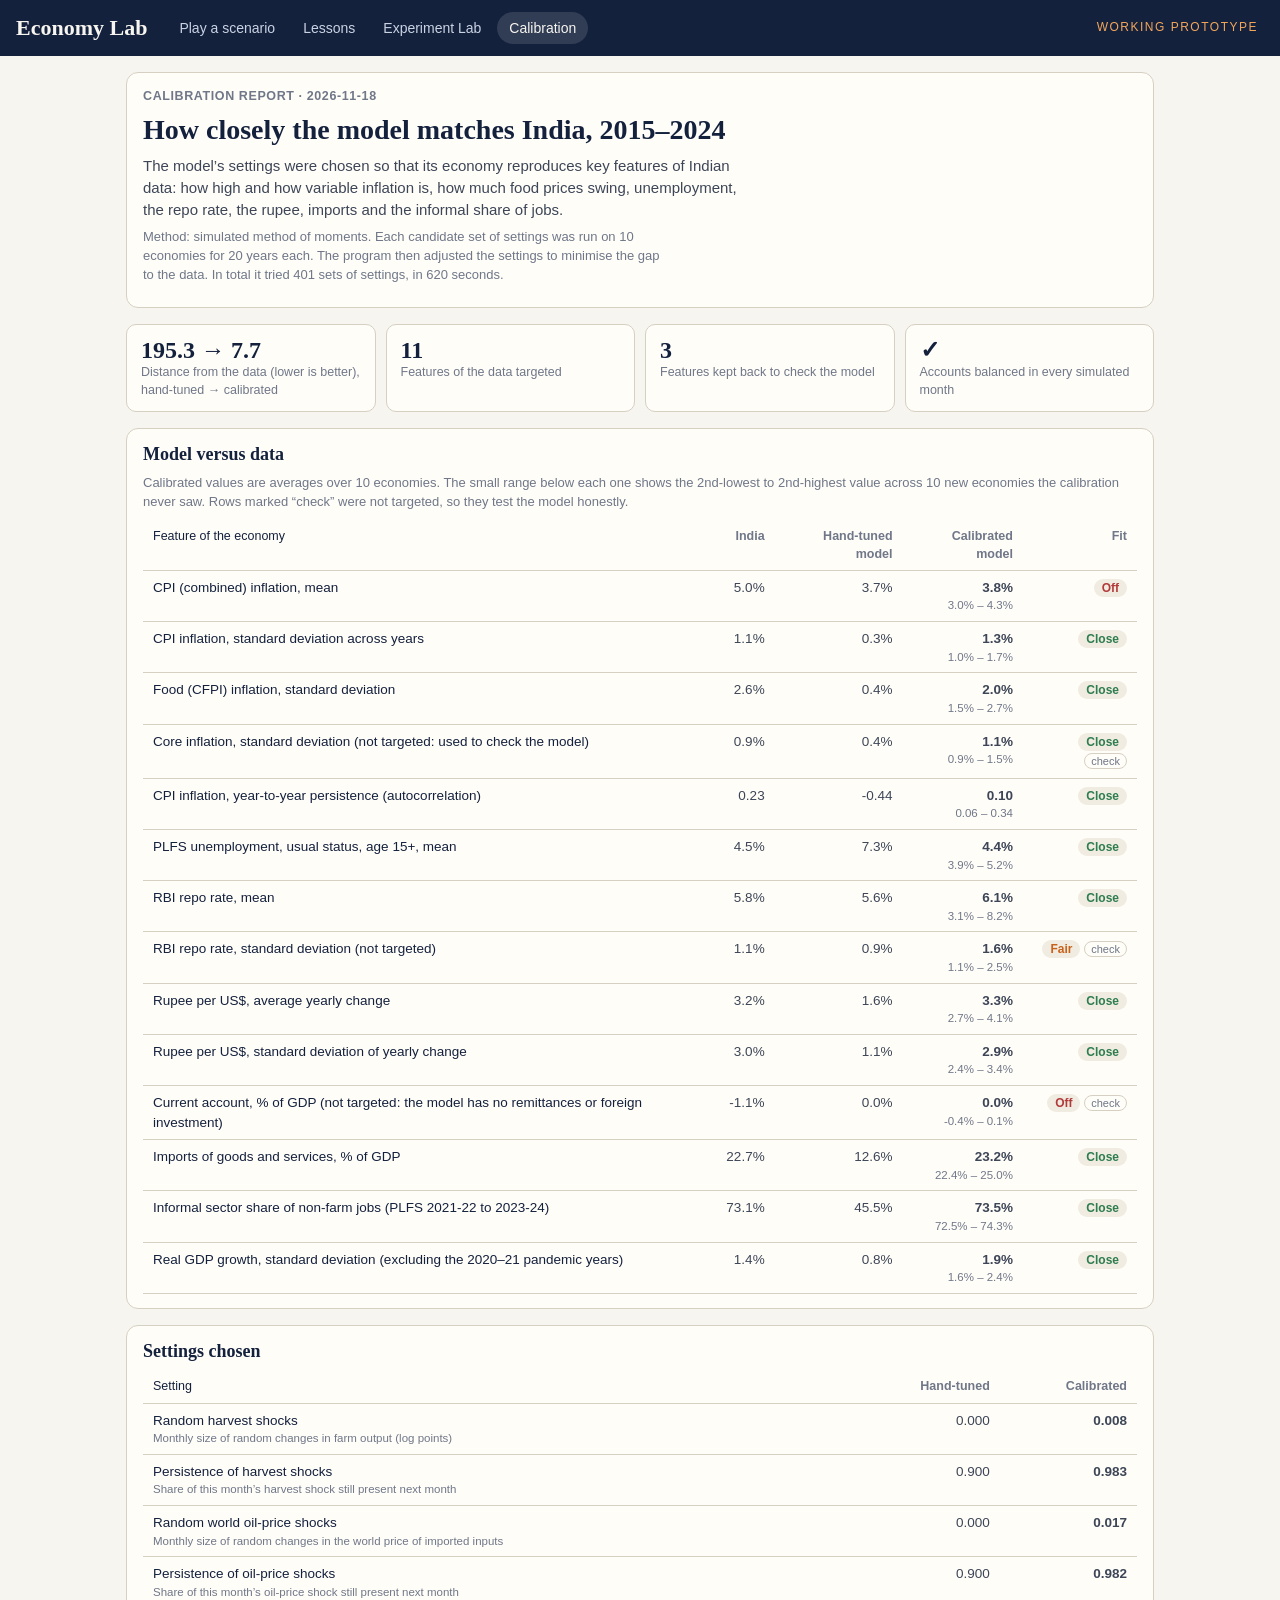
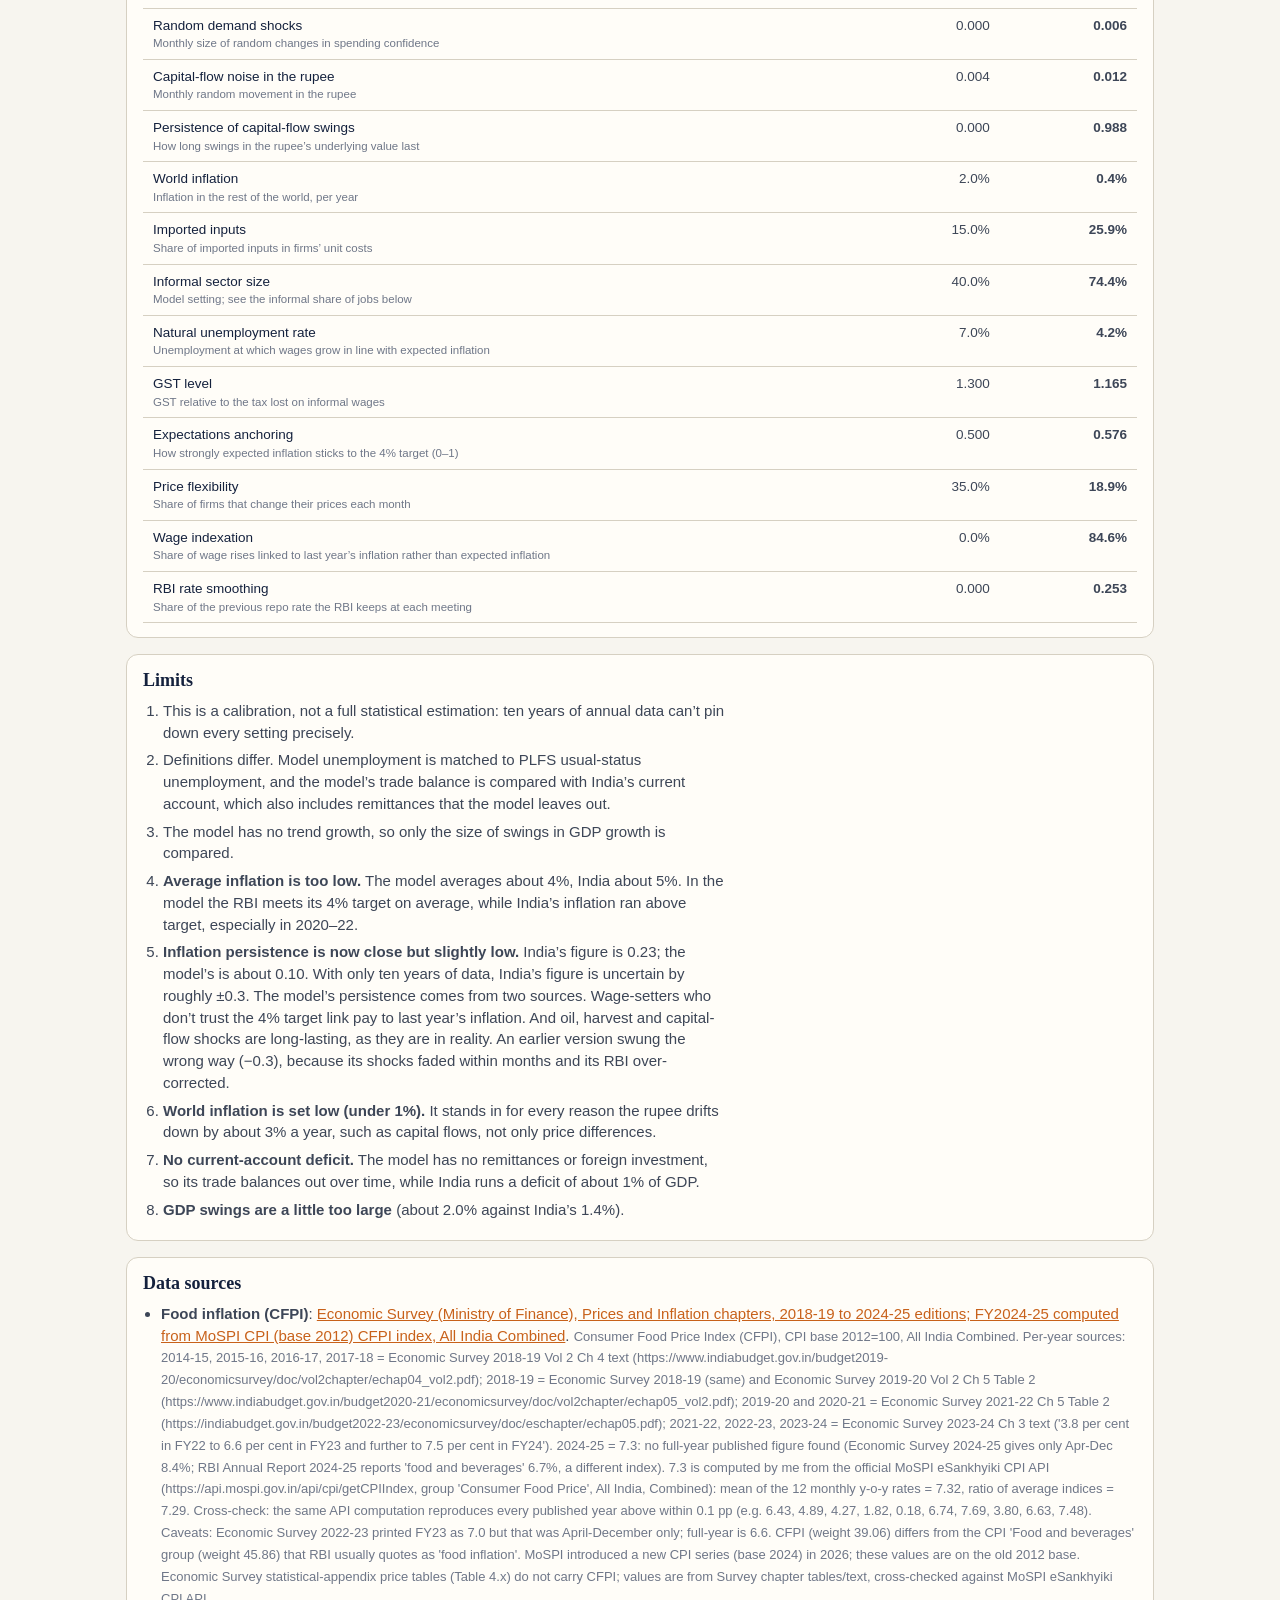
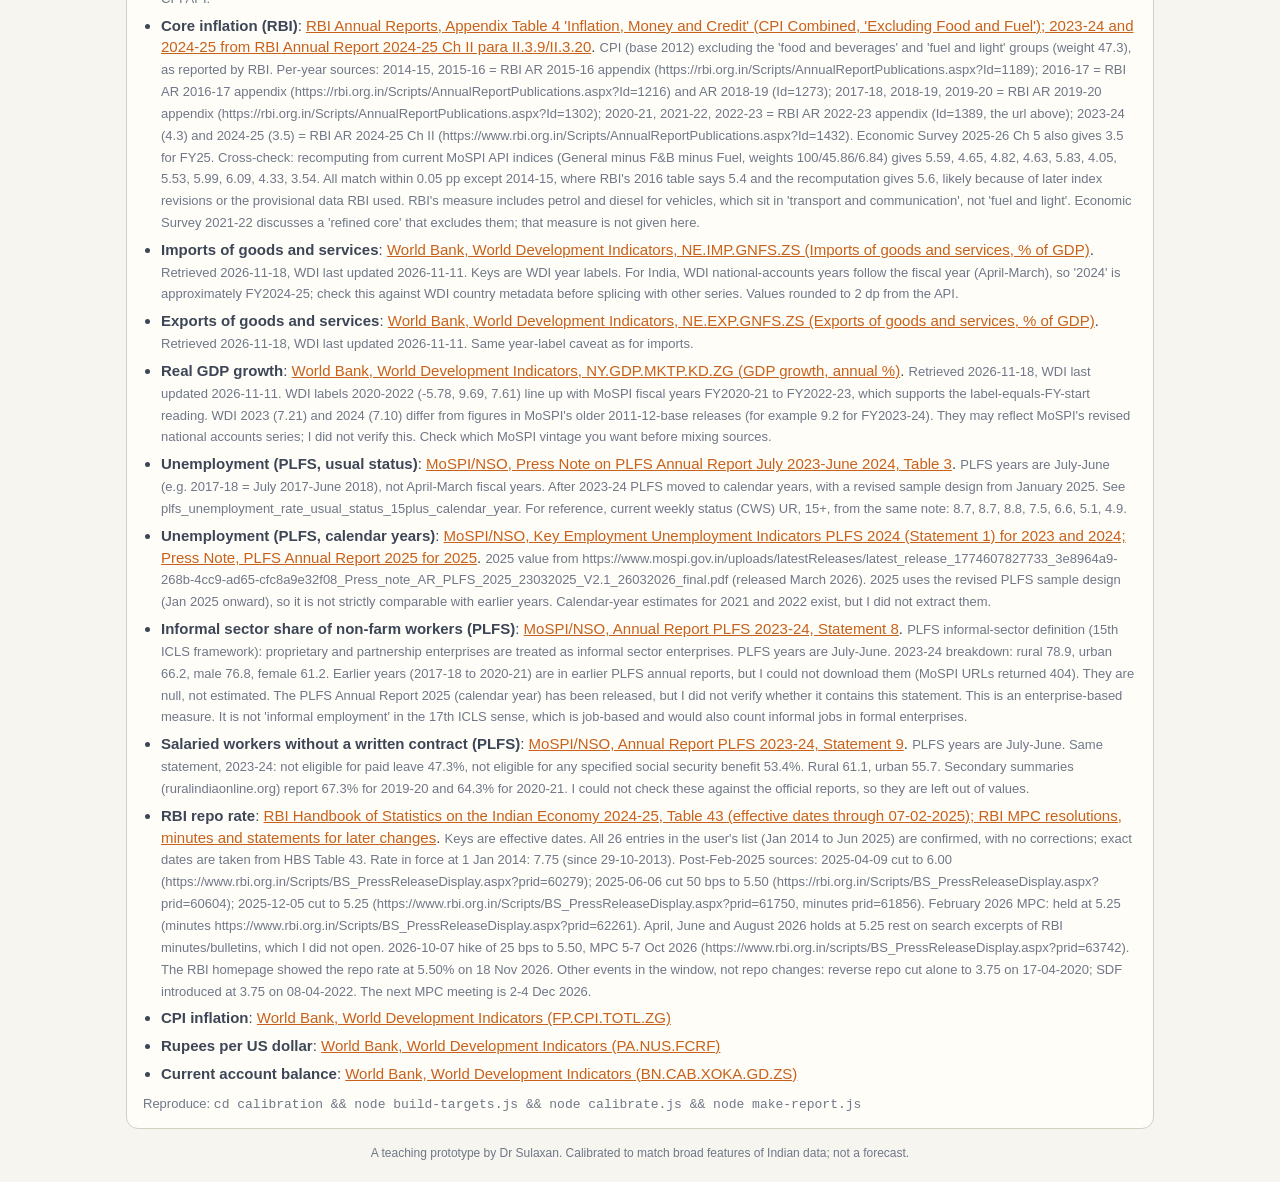
<file: prototype/calibration.html>
<!doctype html>
<html lang="en">
<head>
<meta charset="utf-8">
<meta name="viewport" content="width=device-width, initial-scale=1">
<title>Economy Lab Calibration</title>
<link rel="stylesheet" href="shared.css">
<style>
  main.wrap { max-width: 1060px; display: flex; flex-direction: column; gap: 16px; }
  .lead p { max-width: 72ch; }
  .lead p { margin-bottom: 8px; }
  .big { font: 600 28px/1.2 var(--serif); color: var(--ink); margin: 4px 0 8px; text-wrap: balance; }
  .stats { display: grid; grid-template-columns: repeat(auto-fit, minmax(170px, 1fr)); gap: 10px; }
  .stat { background: var(--card); border: 1px solid var(--line); border-radius: 10px; padding: 12px 14px; }
  .stat .v { font: 600 24px/1.1 var(--serif); color: var(--ink); font-variant-numeric: tabular-nums; }
  .stat .k { font-size: 12.5px; color: var(--muted); }
  .tbl { overflow-x: auto; }
  table { border-collapse: collapse; width: 100%; font-size: 13.5px; font-variant-numeric: tabular-nums; }
  th, td { padding: 7px 10px; border-bottom: 1px solid var(--line); text-align: right; vertical-align: top; }
  th[scope=row], thead th:first-child { text-align: left; font-weight: 500; color: var(--ink); min-width: 220px; }
  thead th { color: var(--muted); font-weight: 600; font-size: 12.5px; }
  .rng, .desc { display: block; font-size: 11.5px; color: var(--muted); font-weight: 400; }
  .fit { font-size: 12px; font-weight: 600; padding: 2px 8px; border-radius: 999px; white-space: nowrap; }
  .fit.good { color: var(--good); background: var(--chip); } .fit.fair { color: var(--accent); background: var(--chip); } .fit.poor { color: var(--bad); background: var(--chip); }
  .tag { font-size: 11px; color: var(--muted); border: 1px solid var(--line); border-radius: 999px; padding: 1px 6px; white-space: nowrap; }
  ul.src { padding-left: 18px; margin: 0; overflow-wrap: anywhere; } ul.src li { margin-bottom: 6px; } ul.src a { color: var(--accent); }
  code { overflow-wrap: anywhere; }
  header.top nav { flex-wrap: wrap; }
  ol.how { padding-left: 20px; margin: 0; max-width: 70ch; } ol.how li { margin-bottom: 6px; }
</style>
</head>
<body>
<header class="top">
  <h1>Economy Lab</h1>
  <nav aria-label="Pages"><a href="index.html">Play a scenario</a><a href="lessons.html">Lessons</a><a href="lab.html">Experiment Lab</a><a href="calibration.html" aria-current="page">Calibration</a></nav>
  <span class="tag" style="margin-left:auto;color:var(--accent-light);border:0;letter-spacing:1.5px;text-transform:uppercase">Working prototype</span>
</header>
<main class="wrap">
  <section class="card lead">
    <h3>Calibration report · 2026-11-18</h3>
    <p class="big">How closely the model matches India, 2015–2024</p>
    <p>The model’s settings were chosen so that its economy reproduces key features of Indian data: how high and how variable inflation is, how much food prices swing, unemployment, the repo rate, the rupee, imports and the informal share of jobs.</p>
    <p class="small">Method: simulated method of moments. Each candidate set of settings was run on 10 economies for 20 years each. The program then adjusted the settings to minimise the gap to the data. In total it tried 401 sets of settings, in 620 seconds.</p>
  </section>
  <section class="stats">
    <div class="stat"><div class="v">195.3 → 7.7</div><div class="k">Distance from the data (lower is better), hand-tuned → calibrated</div></div>
    <div class="stat"><div class="v">11</div><div class="k">Features of the data targeted</div></div>
    <div class="stat"><div class="v">3</div><div class="k">Features kept back to check the model</div></div>
    <div class="stat"><div class="v">✓</div><div class="k">Accounts balanced in every simulated month</div></div>
  </section>
  <section class="card">
    <h2>Model versus data</h2>
    <p class="small" style="margin-bottom:8px">Calibrated values are averages over 10 economies. The small range below each one shows the 2nd-lowest to 2nd-highest value across 10 new economies the calibration never saw. Rows marked “check” were not targeted, so they test the model honestly.</p>
    <div class="tbl"><table><thead><tr><th>Feature of the economy</th><th>India</th><th>Hand-tuned model</th><th>Calibrated model</th><th>Fit</th></tr></thead><tbody><tr><th scope="row">CPI (combined) inflation, mean</th><td>5.0%</td><td>3.7%</td><td><b>3.8%</b><span class="rng">3.0% – 4.3%</span></td><td><span class="fit poor">Off</span></td></tr><tr><th scope="row">CPI inflation, standard deviation across years</th><td>1.1%</td><td>0.3%</td><td><b>1.3%</b><span class="rng">1.0% – 1.7%</span></td><td><span class="fit good">Close</span></td></tr><tr><th scope="row">Food (CFPI) inflation, standard deviation</th><td>2.6%</td><td>0.4%</td><td><b>2.0%</b><span class="rng">1.5% – 2.7%</span></td><td><span class="fit good">Close</span></td></tr><tr><th scope="row">Core inflation, standard deviation (not targeted: used to check the model)</th><td>0.9%</td><td>0.4%</td><td><b>1.1%</b><span class="rng">0.9% – 1.5%</span></td><td><span class="fit good">Close</span> <span class="tag">check</span></td></tr><tr><th scope="row">CPI inflation, year-to-year persistence (autocorrelation)</th><td>0.23</td><td>-0.44</td><td><b>0.10</b><span class="rng">0.06 – 0.34</span></td><td><span class="fit good">Close</span></td></tr><tr><th scope="row">PLFS unemployment, usual status, age 15+, mean</th><td>4.5%</td><td>7.3%</td><td><b>4.4%</b><span class="rng">3.9% – 5.2%</span></td><td><span class="fit good">Close</span></td></tr><tr><th scope="row">RBI repo rate, mean</th><td>5.8%</td><td>5.6%</td><td><b>6.1%</b><span class="rng">3.1% – 8.2%</span></td><td><span class="fit good">Close</span></td></tr><tr><th scope="row">RBI repo rate, standard deviation (not targeted)</th><td>1.1%</td><td>0.9%</td><td><b>1.6%</b><span class="rng">1.1% – 2.5%</span></td><td><span class="fit fair">Fair</span> <span class="tag">check</span></td></tr><tr><th scope="row">Rupee per US$, average yearly change</th><td>3.2%</td><td>1.6%</td><td><b>3.3%</b><span class="rng">2.7% – 4.1%</span></td><td><span class="fit good">Close</span></td></tr><tr><th scope="row">Rupee per US$, standard deviation of yearly change</th><td>3.0%</td><td>1.1%</td><td><b>2.9%</b><span class="rng">2.4% – 3.4%</span></td><td><span class="fit good">Close</span></td></tr><tr><th scope="row">Current account, % of GDP (not targeted: the model has no remittances or foreign investment)</th><td>-1.1%</td><td>0.0%</td><td><b>0.0%</b><span class="rng">-0.4% – 0.1%</span></td><td><span class="fit poor">Off</span> <span class="tag">check</span></td></tr><tr><th scope="row">Imports of goods and services, % of GDP</th><td>22.7%</td><td>12.6%</td><td><b>23.2%</b><span class="rng">22.4% – 25.0%</span></td><td><span class="fit good">Close</span></td></tr><tr><th scope="row">Informal sector share of non-farm jobs (PLFS 2021-22 to 2023-24)</th><td>73.1%</td><td>45.5%</td><td><b>73.5%</b><span class="rng">72.5% – 74.3%</span></td><td><span class="fit good">Close</span></td></tr><tr><th scope="row">Real GDP growth, standard deviation (excluding the 2020–21 pandemic years)</th><td>1.4%</td><td>0.8%</td><td><b>1.9%</b><span class="rng">1.6% – 2.4%</span></td><td><span class="fit good">Close</span></td></tr></tbody></table></div>
  </section>
  <section class="card">
    <h2>Settings chosen</h2>
    <div class="tbl"><table><thead><tr><th>Setting</th><th>Hand-tuned</th><th>Calibrated</th></tr></thead><tbody><tr><th scope="row">Random harvest shocks<span class="desc">Monthly size of random changes in farm output (log points)</span></th><td>0.000</td><td><b>0.008</b></td></tr><tr><th scope="row">Persistence of harvest shocks<span class="desc">Share of this month’s harvest shock still present next month</span></th><td>0.900</td><td><b>0.983</b></td></tr><tr><th scope="row">Random world oil-price shocks<span class="desc">Monthly size of random changes in the world price of imported inputs</span></th><td>0.000</td><td><b>0.017</b></td></tr><tr><th scope="row">Persistence of oil-price shocks<span class="desc">Share of this month’s oil-price shock still present next month</span></th><td>0.900</td><td><b>0.982</b></td></tr><tr><th scope="row">Random demand shocks<span class="desc">Monthly size of random changes in spending confidence</span></th><td>0.000</td><td><b>0.006</b></td></tr><tr><th scope="row">Capital-flow noise in the rupee<span class="desc">Monthly random movement in the rupee</span></th><td>0.004</td><td><b>0.012</b></td></tr><tr><th scope="row">Persistence of capital-flow swings<span class="desc">How long swings in the rupee’s underlying value last</span></th><td>0.000</td><td><b>0.988</b></td></tr><tr><th scope="row">World inflation<span class="desc">Inflation in the rest of the world, per year</span></th><td>2.0%</td><td><b>0.4%</b></td></tr><tr><th scope="row">Imported inputs<span class="desc">Share of imported inputs in firms’ unit costs</span></th><td>15.0%</td><td><b>25.9%</b></td></tr><tr><th scope="row">Informal sector size<span class="desc">Model setting; see the informal share of jobs below</span></th><td>40.0%</td><td><b>74.4%</b></td></tr><tr><th scope="row">Natural unemployment rate<span class="desc">Unemployment at which wages grow in line with expected inflation</span></th><td>7.0%</td><td><b>4.2%</b></td></tr><tr><th scope="row">GST level<span class="desc">GST relative to the tax lost on informal wages</span></th><td>1.300</td><td><b>1.165</b></td></tr><tr><th scope="row">Expectations anchoring<span class="desc">How strongly expected inflation sticks to the 4% target (0–1)</span></th><td>0.500</td><td><b>0.576</b></td></tr><tr><th scope="row">Price flexibility<span class="desc">Share of firms that change their prices each month</span></th><td>35.0%</td><td><b>18.9%</b></td></tr><tr><th scope="row">Wage indexation<span class="desc">Share of wage rises linked to last year’s inflation rather than expected inflation</span></th><td>0.0%</td><td><b>84.6%</b></td></tr><tr><th scope="row">RBI rate smoothing<span class="desc">Share of the previous repo rate the RBI keeps at each meeting</span></th><td>0.000</td><td><b>0.253</b></td></tr></tbody></table></div>
  </section>
  <section class="card">
    <h2>Limits</h2>
    <ol class="how">
      <li>This is a calibration, not a full statistical estimation: ten years of annual data can’t pin down every setting precisely.</li>
      <li>Definitions differ. Model unemployment is matched to PLFS usual-status unemployment, and the model’s trade balance is compared with India’s current account, which also includes remittances that the model leaves out.</li>
      <li>The model has no trend growth, so only the size of swings in GDP growth is compared.</li>
      <li><b>Average inflation is too low.</b> The model averages about 4%, India about 5%. In the model the RBI meets its 4% target on average, while India’s inflation ran above target, especially in 2020–22.</li>
      <li><b>Inflation persistence is now close but slightly low.</b> India’s figure is 0.23; the model’s is about 0.10. With only ten years of data, India’s figure is uncertain by roughly ±0.3. The model’s persistence comes from two sources. Wage-setters who don’t trust the 4% target link pay to last year’s inflation. And oil, harvest and capital-flow shocks are long-lasting, as they are in reality. An earlier version swung the wrong way (−0.3), because its shocks faded within months and its RBI over-corrected.</li>
      <li><b>World inflation is set low (under 1%).</b> It stands in for every reason the rupee drifts down by about 3% a year, such as capital flows, not only price differences.</li>
      <li><b>No current-account deficit.</b> The model has no remittances or foreign investment, so its trade balances out over time, while India runs a deficit of about 1% of GDP.</li>
      <li><b>GDP swings are a little too large</b> (about 2.0% against India’s 1.4%).</li>
    </ol>
  </section>
  <section class="card">
    <h2>Data sources</h2>
    <ul class="src"><li><b>Food inflation (CFPI)</b>: <a href="https://indiabudget.gov.in/budget2024-25/economicsurvey/doc/eschapter/echap03.pdf">Economic Survey (Ministry of Finance), Prices and Inflation chapters, 2018-19 to 2024-25 editions; FY2024-25 computed from MoSPI CPI (base 2012) CFPI index, All India Combined</a>. <span class="small">Consumer Food Price Index (CFPI), CPI base 2012=100, All India Combined. Per-year sources: 2014-15, 2015-16, 2016-17, 2017-18 = Economic Survey 2018-19 Vol 2 Ch 4 text (https://www.indiabudget.gov.in/budget2019-20/economicsurvey/doc/vol2chapter/echap04_vol2.pdf); 2018-19 = Economic Survey 2018-19 (same) and Economic Survey 2019-20 Vol 2 Ch 5 Table 2 (https://www.indiabudget.gov.in/budget2020-21/economicsurvey/doc/vol2chapter/echap05_vol2.pdf); 2019-20 and 2020-21 = Economic Survey 2021-22 Ch 5 Table 2 (https://indiabudget.gov.in/budget2022-23/economicsurvey/doc/eschapter/echap05.pdf); 2021-22, 2022-23, 2023-24 = Economic Survey 2023-24 Ch 3 text ('3.8 per cent in FY22 to 6.6 per cent in FY23 and further to 7.5 per cent in FY24'). 2024-25 = 7.3: no full-year published figure found (Economic Survey 2024-25 gives only Apr-Dec 8.4%; RBI Annual Report 2024-25 reports 'food and beverages' 6.7%, a different index). 7.3 is computed by me from the official MoSPI eSankhyiki CPI API (https://api.mospi.gov.in/api/cpi/getCPIIndex, group 'Consumer Food Price', All India, Combined): mean of the 12 monthly y-o-y rates = 7.32, ratio of average indices = 7.29. Cross-check: the same API computation reproduces every published year above within 0.1 pp (e.g. 6.43, 4.89, 4.27, 1.82, 0.18, 6.74, 7.69, 3.80, 6.63, 7.48). Caveats: Economic Survey 2022-23 printed FY23 as 7.0 but that was April-December only; full-year is 6.6. CFPI (weight 39.06) differs from the CPI 'Food and beverages' group (weight 45.86) that RBI usually quotes as 'food inflation'. MoSPI introduced a new CPI series (base 2024) in 2026; these values are on the old 2012 base. Economic Survey statistical-appendix price tables (Table 4.x) do not carry CFPI; values are from Survey chapter tables/text, cross-checked against MoSPI eSankhyiki CPI API.</span></li><li><b>Core inflation (RBI)</b>: <a href="https://rbi.org.in/Scripts/AnnualReportPublications.aspx?Id=1389">RBI Annual Reports, Appendix Table 4 'Inflation, Money and Credit' (CPI Combined, 'Excluding Food and Fuel'); 2023-24 and 2024-25 from RBI Annual Report 2024-25 Ch II para II.3.9/II.3.20</a>. <span class="small">CPI (base 2012) excluding the 'food and beverages' and 'fuel and light' groups (weight 47.3), as reported by RBI. Per-year sources: 2014-15, 2015-16 = RBI AR 2015-16 appendix (https://rbi.org.in/Scripts/AnnualReportPublications.aspx?Id=1189); 2016-17 = RBI AR 2016-17 appendix (https://rbi.org.in/Scripts/AnnualReportPublications.aspx?Id=1216) and AR 2018-19 (Id=1273); 2017-18, 2018-19, 2019-20 = RBI AR 2019-20 appendix (https://rbi.org.in/Scripts/AnnualReportPublications.aspx?Id=1302); 2020-21, 2021-22, 2022-23 = RBI AR 2022-23 appendix (Id=1389, the url above); 2023-24 (4.3) and 2024-25 (3.5) = RBI AR 2024-25 Ch II (https://www.rbi.org.in/Scripts/AnnualReportPublications.aspx?Id=1432). Economic Survey 2025-26 Ch 5 also gives 3.5 for FY25. Cross-check: recomputing from current MoSPI API indices (General minus F&B minus Fuel, weights 100/45.86/6.84) gives 5.59, 4.65, 4.82, 4.63, 5.83, 4.05, 5.53, 5.99, 6.09, 4.33, 3.54. All match within 0.05 pp except 2014-15, where RBI's 2016 table says 5.4 and the recomputation gives 5.6, likely because of later index revisions or the provisional data RBI used. RBI's measure includes petrol and diesel for vehicles, which sit in 'transport and communication', not 'fuel and light'. Economic Survey 2021-22 discusses a 'refined core' that excludes them; that measure is not given here.</span></li><li><b>Imports of goods and services</b>: <a href="https://api.worldbank.org/v2/country/IND/indicator/NE.IMP.GNFS.ZS?format=json&date=2014:2024">World Bank, World Development Indicators, NE.IMP.GNFS.ZS (Imports of goods and services, % of GDP)</a>. <span class="small">Retrieved 2026-11-18, WDI last updated 2026-11-11. Keys are WDI year labels. For India, WDI national-accounts years follow the fiscal year (April-March), so '2024' is approximately FY2024-25; check this against WDI country metadata before splicing with other series. Values rounded to 2 dp from the API.</span></li><li><b>Exports of goods and services</b>: <a href="https://api.worldbank.org/v2/country/IND/indicator/NE.EXP.GNFS.ZS?format=json&date=2014:2024">World Bank, World Development Indicators, NE.EXP.GNFS.ZS (Exports of goods and services, % of GDP)</a>. <span class="small">Retrieved 2026-11-18, WDI last updated 2026-11-11. Same year-label caveat as for imports.</span></li><li><b>Real GDP growth</b>: <a href="https://api.worldbank.org/v2/country/IND/indicator/NY.GDP.MKTP.KD.ZG?format=json&date=2014:2024">World Bank, World Development Indicators, NY.GDP.MKTP.KD.ZG (GDP growth, annual %)</a>. <span class="small">Retrieved 2026-11-18, WDI last updated 2026-11-11. WDI labels 2020-2022 (-5.78, 9.69, 7.61) line up with MoSPI fiscal years FY2020-21 to FY2022-23, which supports the label-equals-FY-start reading. WDI 2023 (7.21) and 2024 (7.10) differ from figures in MoSPI's older 2011-12-base releases (for example 9.2 for FY2023-24). They may reflect MoSPI's revised national accounts series; I did not verify this. Check which MoSPI vintage you want before mixing sources.</span></li><li><b>Unemployment (PLFS, usual status)</b>: <a href="https://mospi.gov.in/sites/default/files/press_release/Press_note_AR_PLFS_2023_24_22092024.pdf">MoSPI/NSO, Press Note on PLFS Annual Report July 2023-June 2024, Table 3</a>. <span class="small">PLFS years are July-June (e.g. 2017-18 = July 2017-June 2018), not April-March fiscal years. After 2023-24 PLFS moved to calendar years, with a revised sample design from January 2025. See plfs_unemployment_rate_usual_status_15plus_calendar_year. For reference, current weekly status (CWS) UR, 15+, from the same note: 8.7, 8.7, 8.8, 7.5, 6.6, 5.1, 4.9.</span></li><li><b>Unemployment (PLFS, calendar years)</b>: <a href="https://www.mospi.gov.in/sites/default/files/publication_reports/Key_employment_unemployment_indicators_PLFS_2024_final.pdf">MoSPI/NSO, Key Employment Unemployment Indicators PLFS 2024 (Statement 1) for 2023 and 2024; Press Note, PLFS Annual Report 2025 for 2025</a>. <span class="small">2025 value from https://www.mospi.gov.in/uploads/latestReleases/latest_release_1774607827733_3e8964a9-268b-4cc9-ad65-cfc8a9e32f08_Press_note_AR_PLFS_2025_23032025_V2.1_26032026_final.pdf (released March 2026). 2025 uses the revised PLFS sample design (Jan 2025 onward), so it is not strictly comparable with earlier years. Calendar-year estimates for 2021 and 2022 exist, but I did not extract them.</span></li><li><b>Informal sector share of non-farm workers (PLFS)</b>: <a href="https://www.mospi.gov.in/sites/default/files/publication_reports/AnnualReport_PLFS2023-24L2.pdf">MoSPI/NSO, Annual Report PLFS 2023-24, Statement 8</a>. <span class="small">PLFS informal-sector definition (15th ICLS framework): proprietary and partnership enterprises are treated as informal sector enterprises. PLFS years are July-June. 2023-24 breakdown: rural 78.9, urban 66.2, male 76.8, female 61.2. Earlier years (2017-18 to 2020-21) are in earlier PLFS annual reports, but I could not download them (MoSPI URLs returned 404). They are null, not estimated. The PLFS Annual Report 2025 (calendar year) has been released, but I did not verify whether it contains this statement. This is an enterprise-based measure. It is not 'informal employment' in the 17th ICLS sense, which is job-based and would also count informal jobs in formal enterprises.</span></li><li><b>Salaried workers without a written contract (PLFS)</b>: <a href="https://www.mospi.gov.in/sites/default/files/publication_reports/AnnualReport_PLFS2023-24L2.pdf">MoSPI/NSO, Annual Report PLFS 2023-24, Statement 9</a>. <span class="small">PLFS years are July-June. Same statement, 2023-24: not eligible for paid leave 47.3%, not eligible for any specified social security benefit 53.4%. Rural 61.1, urban 55.7. Secondary summaries (ruralindiaonline.org) report 67.3% for 2019-20 and 64.3% for 2020-21. I could not check these against the official reports, so they are left out of values.</span></li><li><b>RBI repo rate</b>: <a href="https://www.rbi.org.in/Scripts/PublicationsView.aspx?id=23217">RBI Handbook of Statistics on the Indian Economy 2024-25, Table 43 (effective dates through 07-02-2025); RBI MPC resolutions, minutes and statements for later changes</a>. <span class="small">Keys are effective dates. All 26 entries in the user's list (Jan 2014 to Jun 2025) are confirmed, with no corrections; exact dates are taken from HBS Table 43. Rate in force at 1 Jan 2014: 7.75 (since 29-10-2013). Post-Feb-2025 sources: 2025-04-09 cut to 6.00 (https://www.rbi.org.in/Scripts/BS_PressReleaseDisplay.aspx?prid=60279); 2025-06-06 cut 50 bps to 5.50 (https://rbi.org.in/Scripts/BS_PressReleaseDisplay.aspx?prid=60604); 2025-12-05 cut to 5.25 (https://www.rbi.org.in/Scripts/BS_PressReleaseDisplay.aspx?prid=61750, minutes prid=61856). February 2026 MPC: held at 5.25 (minutes https://www.rbi.org.in/Scripts/BS_PressReleaseDisplay.aspx?prid=62261). April, June and August 2026 holds at 5.25 rest on search excerpts of RBI minutes/bulletins, which I did not open. 2026-10-07 hike of 25 bps to 5.50, MPC 5-7 Oct 2026 (https://www.rbi.org.in/scripts/BS_PressReleaseDisplay.aspx?prid=63742). The RBI homepage showed the repo rate at 5.50% on 18 Nov 2026. Other events in the window, not repo changes: reverse repo cut alone to 3.75 on 17-04-2020; SDF introduced at 3.75 on 08-04-2022. The next MPC meeting is 2-4 Dec 2026.</span></li><li><b>CPI inflation</b>: <a href="https://api.worldbank.org/v2/country/IND/indicator/FP.CPI.TOTL.ZG?format=json">World Bank, World Development Indicators (FP.CPI.TOTL.ZG)</a></li><li><b>Rupees per US dollar</b>: <a href="https://api.worldbank.org/v2/country/IND/indicator/PA.NUS.FCRF?format=json">World Bank, World Development Indicators (PA.NUS.FCRF)</a></li><li><b>Current account balance</b>: <a href="https://api.worldbank.org/v2/country/IND/indicator/BN.CAB.XOKA.GD.ZS?format=json">World Bank, World Development Indicators (BN.CAB.XOKA.GD.ZS)</a></li></ul>
    <p class="small" style="margin-top:10px">Reproduce: <code>cd calibration && node build-targets.js && node calibrate.js && node make-report.js</code></p>
  </section>
</main>
<p class="disclaimer">A teaching prototype by Dr Sulaxan. Calibrated to match broad features of Indian data; not a forecast.</p>
</body>
</html>
</file>
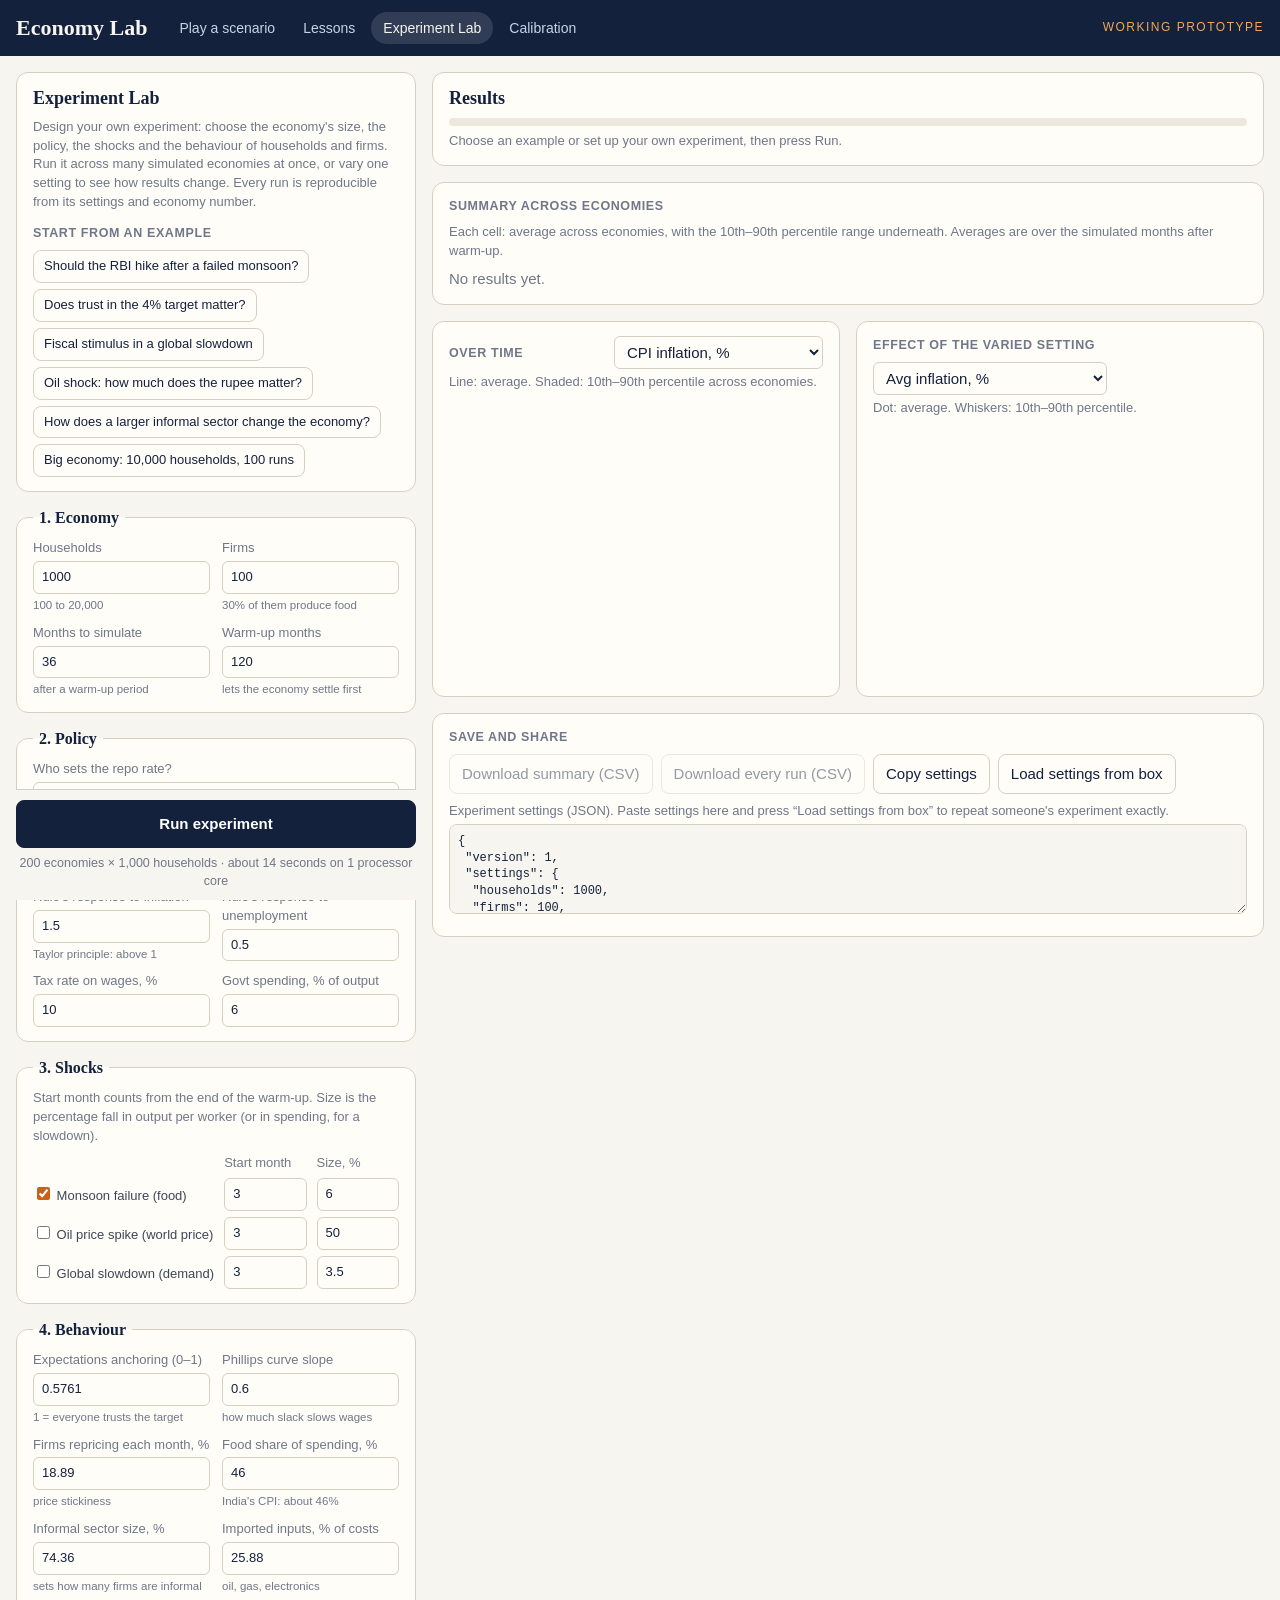
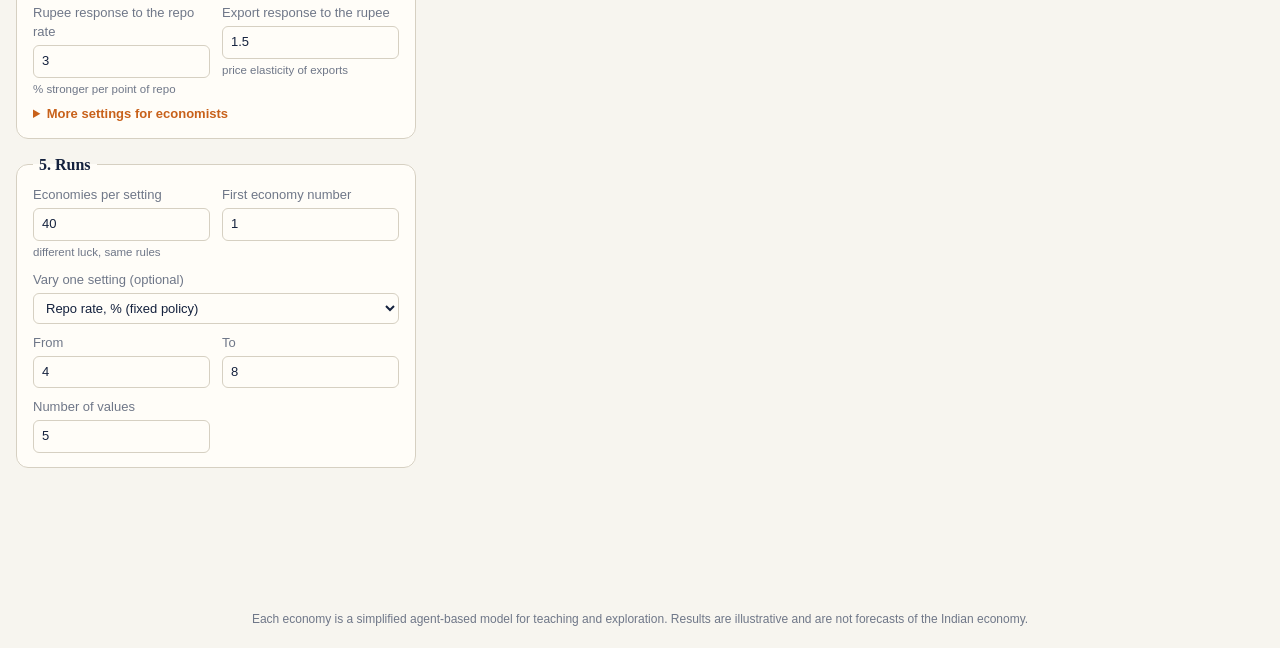
<file: prototype/lab.html>
<!doctype html>
<html lang="en">
<head>
<meta charset="utf-8">
<meta name="viewport" content="width=device-width, initial-scale=1">
<title>Economy Lab Experiments</title>
<link rel="stylesheet" href="shared.css">
<style>
  /* Layout: experiment form on the left, results on the right */
  main.wrap { display: grid; grid-template-columns: 400px minmax(0, 1fr); gap: 16px; align-items: start; }
  fieldset { border: 1px solid var(--line); border-radius: 12px; background: var(--card); padding: 12px 16px 14px; margin: 0; min-width: 0; }
  legend { font: 600 16px/1.2 var(--serif); color: var(--ink); padding: 0 6px; }
  .grid { display: grid; grid-template-columns: 1fr 1fr; gap: 10px 12px; }
  .f { display: flex; flex-direction: column; gap: 3px; font-size: 13px; color: var(--muted); min-width: 0; }
  .f input, .f select { width: 100%; }
  .f .hint { font-size: 11.5px; }
  .full { grid-column: 1 / -1; }
  .presets { display: flex; gap: 6px; flex-wrap: wrap; }
  .presets button { font-size: 13px; padding: 6px 10px; text-align: left; }
  details summary { cursor: pointer; font-size: 13px; color: var(--accent); font-weight: 600; margin-top: 8px; }
  .shock { display: grid; grid-template-columns: auto 1fr 1fr; gap: 6px 10px; align-items: center; font-size: 13px; }
  .shock input[type=number] { width: 100%; }
  .run { position: sticky; bottom: 0; display: flex; flex-direction: column; gap: 6px; background: var(--paper); padding: 10px 0 calc(10px + env(safe-area-inset-bottom, 0px)); border-top: 1px solid var(--line); z-index: 2; }
  .run .est { font-size: 12.5px; color: var(--muted); text-align: center; }
  .progress { height: 8px; background: var(--paper2); border-radius: 4px; overflow: hidden; }
  .progress > div { height: 100%; background: var(--accent); width: 0; }
  .status { display: flex; justify-content: space-between; gap: 8px; font-size: 13px; color: var(--muted); margin-top: 6px; flex-wrap: wrap; }
  .results-empty { color: var(--muted); }
  .tablewrap { overflow-x: auto; }
  table.sum { border-collapse: collapse; width: 100%; font-size: 13px; font-variant-numeric: tabular-nums; }
  table.sum th, table.sum td { padding: 6px 8px; border-bottom: 1px solid var(--line); text-align: right; white-space: nowrap; }
  table.sum th:first-child, table.sum td:first-child { text-align: left; }
  table.sum th { color: var(--muted); font-weight: 600; font-size: 12px; }
  table.sum td .rng { color: var(--muted); font-size: 11.5px; }
  .two { display: grid; grid-template-columns: 1fr 1fr; gap: 16px; }
  .chart canvas { height: 260px; }
  .sw { display: inline-block; width: 10px; height: 10px; border-radius: 2px; margin-right: 6px; vertical-align: -1px; }
  textarea { width: 100%; min-height: 90px; font: 12px/1.4 ui-monospace, Menlo, monospace; border: 1px solid var(--line); border-radius: 8px; background: var(--paper); color: var(--ink); padding: 8px; }
  .intro p { max-width: 70ch; }
  @media (max-width: 1000px) { main.wrap { grid-template-columns: 1fr; } .two { grid-template-columns: 1fr; } }
  @media (max-width: 760px) { header.top .tag { margin-left: 0; } }
</style>
</head>
<body>
<header class="top">
  <h1>Economy Lab</h1>
  <nav aria-label="Pages"><a href="index.html">Play a scenario</a><a href="lessons.html">Lessons</a><a href="lab.html" aria-current="page">Experiment Lab</a><a href="calibration.html">Calibration</a></nav>
  <span class="tag">Working prototype</span>
</header>

<main class="wrap">
  <form class="col" id="form" novalidate>
    <div class="card intro">
      <h2>Experiment Lab</h2>
      <p class="small">Design your own experiment: choose the economy's size, the policy, the shocks and the behaviour of households and firms. Run it across many simulated economies at once, or vary one setting to see how results change. Every run is reproducible from its settings and economy number.</p>
      <h3 style="margin-top:12px">Start from an example</h3>
      <div class="presets" id="presets"></div>
    </div>

    <fieldset>
      <legend>1. Economy</legend>
      <div class="grid">
        <label class="f">Households<input type="number" id="households" min="100" max="20000" step="100"><span class="hint">100 to 20,000</span></label>
        <label class="f">Firms<input type="number" id="firms" min="10" max="2000" step="10"><span class="hint">30% of them produce food</span></label>
        <label class="f">Months to simulate<input type="number" id="months" min="6" max="240" step="6"><span class="hint">after a warm-up period</span></label>
        <label class="f">Warm-up months<input type="number" id="burnIn" min="24" max="240" step="12"><span class="hint">lets the economy settle first</span></label>
      </div>
    </fieldset>

    <fieldset>
      <legend>2. Policy</legend>
      <div class="grid">
        <label class="f full">Who sets the repo rate?
          <select id="mode"><option value="rule">The RBI's usual rule (reacts to inflation and jobs)</option><option value="fixed">Held fixed at a chosen rate</option></select></label>
        <label class="f">Repo rate, % (if fixed)<input type="number" id="repo" min="0" max="15" step="0.25"></label>
        <label class="f">Inflation target, %<input type="number" id="target" min="0" max="10" step="0.5"></label>
        <label class="f">Rule's response to inflation<input type="number" id="ruleInfl" min="0" max="4" step="0.1"><span class="hint">Taylor principle: above 1</span></label>
        <label class="f">Rule's response to unemployment<input type="number" id="ruleU" min="0" max="3" step="0.1"></label>
        <label class="f">Tax rate on wages, %<input type="number" id="tax" min="0" max="40" step="0.5"></label>
        <label class="f">Govt spending, % of output<input type="number" id="spend" min="0" max="30" step="0.5"></label>
      </div>
    </fieldset>

    <fieldset>
      <legend>3. Shocks</legend>
      <p class="small" style="margin-bottom:8px">Start month counts from the end of the warm-up. Size is the percentage fall in output per worker (or in spending, for a slowdown).</p>
      <div class="shock">
        <span></span><span class="small">Start month</span><span class="small">Size, %</span>
        <label><input type="checkbox" id="sh-monsoon"> Monsoon failure (food)</label><input type="number" id="sh-monsoon-start" min="0" max="200"><input type="number" id="sh-monsoon-depth" min="0" max="30" step="0.5">
        <label><input type="checkbox" id="sh-oil"> Oil price spike (world price)</label><input type="number" id="sh-oil-start" min="0" max="200"><input type="number" id="sh-oil-depth" min="0" max="150" step="5">
        <label><input type="checkbox" id="sh-slowdown"> Global slowdown (demand)</label><input type="number" id="sh-slowdown-start" min="0" max="200"><input type="number" id="sh-slowdown-depth" min="0" max="30" step="0.5">
      </div>
    </fieldset>

    <fieldset>
      <legend>4. Behaviour</legend>
      <div class="grid">
        <label class="f">Expectations anchoring (0–1)<input type="number" id="anchor" min="0" max="1" step="0.05"><span class="hint">1 = everyone trusts the target</span></label>
        <label class="f">Phillips curve slope<input type="number" id="phillips" min="0" max="3" step="0.1"><span class="hint">how much slack slows wages</span></label>
        <label class="f">Firms repricing each month, %<input type="number" id="calvo" min="5" max="100" step="5"><span class="hint">price stickiness</span></label>
        <label class="f">Food share of spending, %<input type="number" id="foodWeight" min="10" max="80" step="1"><span class="hint">India's CPI: about 46%</span></label>
        <label class="f">Informal sector size, %<input type="number" id="informal" min="0" max="100" step="5"><span class="hint">sets how many firms are informal</span></label>
        <label class="f">Imported inputs, % of costs<input type="number" id="importShare" min="0" max="40" step="1"><span class="hint">oil, gas, electronics</span></label>
        <label class="f">Rupee response to the repo rate<input type="number" id="erRate" min="0" max="10" step="0.5"><span class="hint">% stronger per point of repo</span></label>
        <label class="f">Export response to the rupee<input type="number" id="exportElast" min="0" max="4" step="0.1"><span class="hint">price elasticity of exports</span></label>
      </div>
      <details>
        <summary>More settings for economists</summary>
        <div class="grid" style="margin-top:10px">
          <label class="f">Consumption sensitivity to real rates<input type="number" id="cSens" min="0" max="5" step="0.1"></label>
          <label class="f">Investment sensitivity to real rates<input type="number" id="iSens" min="0" max="20" step="0.5"></label>
          <label class="f">Share of income consumed<input type="number" id="aInc" min="0.5" max="0.98" step="0.01"></label>
          <label class="f">Price markup over cost<input type="number" id="markup" min="0" max="1" step="0.05"></label>
          <label class="f">Natural unemployment, %<input type="number" id="uNatural" min="1" max="20" step="0.5"></label>
          <label class="f">Monthly quit rate, %<input type="number" id="quitRate" min="0" max="10" step="0.5"></label>
          <label class="f">Unemployment benefit, % of wage<input type="number" id="transferRatio" min="0" max="100" step="5"></label>
          <label class="f">Speed expectations adapt (0–1)<input type="number" id="expLearn" min="0" max="1" step="0.02"></label>
          <label class="f">Informal productivity, % of formal<input type="number" id="infProd" min="20" max="100" step="5"></label>
          <label class="f">Moneylender interest rate, %<input type="number" id="infRate" min="0" max="60" step="1"></label>
          <label class="f">World inflation, %<input type="number" id="worldInfl" min="-2" max="10" step="0.5"></label>
          <label class="f">Rupee response to foreign debt<input type="number" id="erTrade" min="0" max="10" step="0.5"></label>
          <label class="f">Random harvest shocks, % a month<input type="number" id="foodSd" min="0" max="20" step="0.5"></label>
          <label class="f">Random oil-price shocks, % a month<input type="number" id="oilSd" min="0" max="30" step="0.5"></label>
          <label class="f">Random demand shocks, % a month<input type="number" id="demSd" min="0" max="5" step="0.1"></label>
          <label class="f">Wage indexation to last year's inflation, %<input type="number" id="wageIndex" min="0" max="100" step="5"></label>
          <label class="f">RBI rate smoothing (0–1)<input type="number" id="ruleSmooth" min="0" max="0.95" step="0.05"></label>
        </div>
      </details>
    </fieldset>

    <fieldset>
      <legend>5. Runs</legend>
      <div class="grid">
        <label class="f">Economies per setting<input type="number" id="runs" min="1" max="1000"><span class="hint">different luck, same rules</span></label>
        <label class="f">First economy number<input type="number" id="seed" min="1"></label>
        <label class="f full">Vary one setting (optional)
          <select id="sweep"></select></label>
        <label class="f">From<input type="number" id="sweepFrom" step="any"></label>
        <label class="f">To<input type="number" id="sweepTo" step="any"></label>
        <label class="f">Number of values<input type="number" id="sweepN" min="2" max="12"></label>
      </div>
    </fieldset>

    <div class="run">
      <button class="primary" id="go" type="submit">Run experiment</button>
      <p class="est" id="est"></p>
    </div>
  </form>

  <section class="col" aria-live="polite">
    <div class="card">
      <div class="row" style="justify-content:space-between"><h2 id="res-title">Results</h2><button type="button" id="cancel" hidden>Stop</button></div>
      <div class="progress"><div id="bar"></div></div>
      <div class="status"><span id="status">Choose an example or set up your own experiment, then press Run.</span><span id="speed"></span></div>
    </div>
    <div class="card">
      <h3>Summary across economies</h3>
      <p class="small" style="margin-bottom:8px">Each cell: average across economies, with the 10th–90th percentile range underneath. Averages are over the simulated months after warm-up.</p>
      <div class="tablewrap" id="table"><p class="results-empty">No results yet.</p></div>
    </div>
    <div class="two">
      <div class="card chart">
        <div class="row" style="justify-content:space-between"><h3 style="margin:0">Over time</h3>
          <select id="fanVar" aria-label="Variable to chart over time"></select></div>
        <p class="small" style="margin:4px 0">Line: average. Shaded: 10th–90th percentile across economies.</p>
        <canvas id="fan"></canvas>
        <div class="legend" id="fanLegend"></div>
      </div>
      <div class="card chart">
        <div class="row" style="justify-content:space-between"><h3 style="margin:0">Effect of the varied setting</h3>
          <select id="swVar" aria-label="Outcome to chart against the varied setting"></select></div>
        <p class="small" style="margin:4px 0">Dot: average. Whiskers: 10th–90th percentile.</p>
        <canvas id="sw"></canvas>
      </div>
    </div>
    <div class="card">
      <h3>Save and share</h3>
      <div class="row" style="margin-bottom:8px">
        <button type="button" id="dlSum" disabled>Download summary (CSV)</button>
        <button type="button" id="dlAll" disabled>Download every run (CSV)</button>
        <button type="button" id="copyCfg">Copy settings</button>
        <button type="button" id="loadCfg">Load settings from box</button>
      </div>
      <label class="f">Experiment settings (JSON). Paste settings here and press “Load settings from box” to repeat someone's experiment exactly.
        <textarea id="cfg" spellcheck="false"></textarea></label>
      <p class="small" id="checks" style="margin-top:8px"></p>
    </div>
  </section>
</main>
<p class="disclaimer">Each economy is a simplified agent-based model for teaching and exploration. Results are illustrative and are not forecasts of the Indian economy.</p>

<script src="engine.js"></script>
<script src="charts.js"></script>
<script>
(function () {
  const E = window.EconEngine, Ch = window.EconCharts, tok = Ch.tok, D = E.DEFAULTS;
  const $ = id => document.getElementById(id);

  // ---------- form fields: id, how the form shows it (percent or plain), default ----------
  const PCT = new Set(['repo', 'target', 'tax', 'spend', 'calvo', 'foodWeight', 'uNatural', 'quitRate', 'transferRatio', 'informal', 'importShare', 'infProd', 'infRate', 'worldInfl', 'foodSd', 'oilSd', 'demSd', 'wageIndex']);
  const FIELDS = {
    households: D.households, firms: D.firms, months: 36, burnIn: D.burnIn,
    mode: 'rule', repo: 0.0625, target: D.target, ruleInfl: D.ruleInfl, ruleU: D.ruleU, tax: D.taxRate, spend: D.govShare,
    anchor: D.anchor, phillips: D.phillips, calvo: D.calvo, foodWeight: D.foodWeight,
    cSens: D.cSens, iSens: D.iSens, aInc: D.aInc, markup: D.markup, uNatural: D.uNatural, quitRate: D.quitRate, transferRatio: D.transferRatio, expLearn: D.expLearn,
    informal: D.informal, importShare: D.importShare, erRate: D.erRate, exportElast: D.exportElast, infProd: D.infProd, infRate: D.infRate, worldInfl: D.worldInfl, erTrade: D.erTrade, foodSd: D.foodSd, oilSd: D.oilSd, demSd: D.demSd, wageIndex: D.wageIndex, ruleSmooth: D.ruleSmooth,
    runs: 40, seed: 1, sweep: '', sweepFrom: 4, sweepTo: 8, sweepN: 5,
  };
  const SHOCK_DEF = { monsoon: [false, 3, 6], oil: [false, 3, 50], slowdown: [false, 3, 3.5] };
  const SWEEPS = {
    '': { label: 'Nothing (one setting)' },
    repo: { label: 'Repo rate, % (fixed policy)', unit: '%' },
    ruleInfl: { label: "RBI rule's response to inflation" },
    anchor: { label: 'Expectations anchoring' },
    phillips: { label: 'Phillips curve slope' },
    calvo: { label: 'Firms repricing each month, %', unit: '%' },
    tax: { label: 'Tax rate on wages, %', unit: '%' },
    spend: { label: 'Govt spending, % of output', unit: '%' },
    'sh-monsoon-depth': { label: 'Monsoon shock size, %', unit: '%' },
    'sh-oil-depth': { label: 'Oil price rise, %', unit: '%' },
    informal: { label: 'Informal sector size, %', unit: '%' },
    importShare: { label: 'Imported inputs, % of costs', unit: '%' },
    erRate: { label: 'Rupee response to the repo rate' },
    'sh-slowdown-depth': { label: 'Slowdown size, %', unit: '%' },
    households: { label: 'Number of households' },
  };
  const VARS = {
    infl: { label: 'CPI inflation, %', s: 100 }, coreInfl: { label: 'Core inflation, %', s: 100 }, foodInfl: { label: 'Food inflation, %', s: 100 },
    u: { label: 'Unemployment, %', s: 100 }, repo: { label: 'Repo rate, %', s: 100 }, Y: { label: 'Real output (start = 100)', s: 1 },
    realWage: { label: 'Real wages (index)', s: 100 }, defRatio: { label: 'Deficit, % of GDP', s: 100 }, debtRatio: { label: 'Debt, % of GDP', s: 100 }, gini: { label: 'Wealth inequality (Gini)', s: 1 },
    er: { label: 'Rupee, ₹ per US$', s: E.RUPEE_START }, tradeBal: { label: 'Trade balance, % of GDP', s: 100 }, infShare: { label: 'Informal jobs, %', s: 100 },
  };
  const SUMS = [
    ['avgInfl', 'Avg inflation, %', r => mean(r.infl) * 100],
    ['peakInfl', 'Peak inflation, %', r => max(r.infl) * 100],
    ['avgU', 'Avg unemployment, %', r => mean(r.u) * 100],
    ['peakU', 'Peak unemployment, %', r => max(r.u) * 100],
    ['band', 'Months in 2–6% band, %', r => 100 * r.infl.filter(x => x >= 0.02 && x <= 0.06).length / r.infl.length],
    ['endY', 'Real output at end', r => r.Y[r.Y.length - 1]],
    ['avgDef', 'Avg deficit, % of GDP', r => mean(r.defRatio) * 100],
    ['endGini', 'Wealth Gini at end', r => r.gini[r.gini.length - 1]],
    ['endInr', 'Rupee per US$ at end', r => r.er[r.er.length - 1] * E.RUPEE_START],
    ['avgTb', 'Avg trade balance, % of GDP', r => mean(r.tradeBal) * 100],
    ['avgInf', 'Informal jobs, %', r => mean(r.infShare) * 100],
  ];
  const mean = a => { let s = 0; for (const x of a) s += x; return s / a.length; };
  const max = a => { let m = -Infinity; for (const x of a) m = Math.max(m, x); return m; };
  const quant = (sorted, q) => { if (!sorted.length) return NaN; const i = (sorted.length - 1) * q, lo = Math.floor(i), hi = Math.ceil(i); return sorted[lo] + (sorted[hi] - sorted[lo]) * (i - lo); };

  const PRESETS = [
    { name: 'Should the RBI hike after a failed monsoon?', set: { mode: 'fixed', months: 36, runs: 40, sweep: 'repo', sweepFrom: 0.04, sweepTo: 0.08, sweepN: 5 }, shocks: { monsoon: [true, 3, 6] } },
    { name: 'Does trust in the 4% target matter?', set: { mode: 'rule', months: 36, runs: 40, sweep: 'anchor', sweepFrom: 0.1, sweepTo: 0.9, sweepN: 5 }, shocks: { oil: [true, 3, 50] } },
    { name: 'Fiscal stimulus in a global slowdown', set: { mode: 'rule', months: 36, runs: 40, sweep: 'spend', sweepFrom: 0.04, sweepTo: 0.12, sweepN: 5 }, shocks: { slowdown: [true, 3, 4] } },
    { name: 'Oil shock: how much does the rupee matter?', set: { mode: 'rule', months: 36, runs: 40, sweep: 'erRate', sweepFrom: 0, sweepTo: 6, sweepN: 4 }, shocks: { oil: [true, 3, 50] } },
    { name: 'How does a larger informal sector change the economy?', set: { mode: 'rule', months: 60, runs: 30, sweep: 'informal', sweepFrom: 0.1, sweepTo: 0.6, sweepN: 6 } },
    { name: 'Big economy: 10,000 households, 100 runs', set: { households: 10000, firms: 1000, mode: 'rule', months: 48, runs: 100, sweep: '' }, shocks: { monsoon: [true, 6, 6] } },
  ];

  function fillForm(values, shocks) {
    for (const [k, v] of Object.entries(values)) {
      const el = $(k); if (!el) continue;
      el.value = typeof v === 'number' && PCT.has(k) ? +(100 * v).toFixed(4) : (k === 'sweepFrom' || k === 'sweepTo') && PCT.has(values.sweep || $('sweep').value) && typeof v === 'number' ? +(100 * v).toFixed(4) : v;
    }
    for (const [k, [on, st, dp]] of Object.entries(Object.assign({}, SHOCK_DEF, shocks || {}))) {
      $('sh-' + k).checked = on; $('sh-' + k + '-start').value = st; $('sh-' + k + '-depth').value = dp;
    }
    estimate();
  }
  function readForm() {
    const num = id => Number($(id).value);
    const v = {};
    for (const k of Object.keys(FIELDS)) {
      if (k === 'mode' || k === 'sweep') v[k] = $(k).value;
      else v[k] = PCT.has(k) ? num(k) / 100 : num(k);
    }
    const sweepPct = PCT.has(v.sweep);
    v.sweepFrom = sweepPct ? num('sweepFrom') / 100 : num('sweepFrom');
    v.sweepTo = sweepPct ? num('sweepTo') / 100 : num('sweepTo');
    v.shocks = {};
    for (const k of Object.keys(SHOCK_DEF)) v.shocks[k] = [$('sh-' + k).checked, num('sh-' + k + '-start'), num('sh-' + k + '-depth')];
    return v;
  }
  const clampInt = (x, lo, hi) => Math.max(lo, Math.min(hi, Math.round(x || lo)));

  // Turn the form into a list of runs
  function buildJobs(v) {
    const H = clampInt(v.households, 100, 20000), F = clampInt(v.firms, 10, 2000), runs = clampInt(v.runs, 1, 1000);
    const nVals = clampInt(v.sweepN, 2, 12);
    const values = v.sweep ? Array.from({ length: nVals }, (_, i) => v.sweepFrom + (v.sweepTo - v.sweepFrom) * i / (nVals - 1)) : [null];
    const groups = values.map((val, gi) => {
      const o = JSON.parse(JSON.stringify(v));
      if (v.sweep.startsWith('sh-')) { const key = v.sweep.split('-')[1]; o.shocks[key][0] = true; o.shocks[key][2] = 100 * val; }
      else if (v.sweep) o[v.sweep] = val;
      const h = v.sweep === 'households' ? clampInt(val, 100, 20000) : H, f = v.sweep === 'households' ? clampInt(val / 10, 10, 2000) : F;
      const cfg = {
        months: clampInt(v.months, 6, 240),
        params: {
          households: h, firms: f, foodFirms: Math.max(1, Math.round(f * 0.3)), burnIn: clampInt(v.burnIn, 24, 240),
          target: o.target, ruleInfl: o.ruleInfl, ruleU: o.ruleU, anchor: o.anchor, phillips: o.phillips, calvo: o.calvo, foodWeight: o.foodWeight,
          cSens: o.cSens, iSens: o.iSens, aInc: o.aInc, markup: o.markup, uNatural: o.uNatural, quitRate: o.quitRate, transferRatio: o.transferRatio, expLearn: o.expLearn,
          informal: o.informal, importShare: o.importShare, erRate: o.erRate, exportElast: o.exportElast, infProd: o.infProd, infRate: o.infRate, worldInfl: o.worldInfl, erTrade: o.erTrade, foodSd: o.foodSd, oilSd: o.oilSd, demSd: o.demSd, wageIndex: o.wageIndex, ruleSmooth: o.ruleSmooth,
          neutralRepo: D.neutralRepo + (o.target - D.target),
        },
        policy: { mode: o.mode === 'fixed' || v.sweep === 'repo' ? 'fixed' : 'rule', repo: o.repo, tax: o.tax, spend: o.spend },
        shocks: Object.entries(o.shocks).filter(([, s]) => s[0]).map(([key, s]) => ({ key, start: s[1], depth: s[2] / 100 })),
      };
      return { gi, value: val, label: val === null ? 'All economies' : fmtSweep(v.sweep, val), cfg };
    });
    const jobs = [];
    for (const g of groups) for (let k = 0; k < runs; k++) jobs.push({ gi: g.gi, cfg: Object.assign({}, g.cfg, { seed: clampInt(v.seed, 1, 1e9) + k }) });
    return { groups, jobs, H, months: groups[0].cfg.months, burnIn: groups[0].cfg.params.burnIn };
  }
  function fmtSweep(k, x) {
    if (PCT.has(k)) return (100 * x).toFixed(2).replace(/\.?0+$/, '') + '%';
    if (k.startsWith('sh-')) return x.toFixed(2).replace(/\.?0+$/, '') + '%';
    if (k === 'households') return Math.round(x).toLocaleString('en-IN');
    return x.toFixed(2).replace(/\.?0+$/, '');
  }

  // ---------- running: a pool of background workers built from the engine's own code ----------
  const POOL = Math.max(1, Math.min(8, (navigator.hardwareConcurrency || 4) - 1));
  let workers = [], running = false, plan = null, results = [], t0 = 0;
  function makeWorker() {
    const src = `self.EconEngine = (${window.EconEngineFactory.toString()})();
      onmessage = e => { const r = self.EconEngine.runLab(e.data.cfg); const bufs = self.EconEngine.LAB_FIELDS.map(k => r[k].buffer); postMessage({ id: e.data.id, r }, bufs); };`;
    return new Worker(URL.createObjectURL(new Blob([src], { type: 'text/javascript' })));
  }
  function estimate() {
    let p; try { p = buildJobs(readForm()); } catch (e) { return; }
    const perRun = 0.08 * (p.H / 1000) * (p.burnIn + p.months) / 180;
    const secs = perRun * p.jobs.length / POOL;
    $('est').textContent = `${p.jobs.length.toLocaleString('en-IN')} economies × ${p.H.toLocaleString('en-IN')} households · about ${secs < 1 ? 'a second' : secs < 90 ? Math.ceil(secs) + ' seconds' : Math.ceil(secs / 60) + ' minutes'} on ${POOL} processor core${POOL > 1 ? 's' : ''}`;
  }

  function run() {
    if (running) return;
    const v = readForm();
    plan = buildJobs(v); plan.form = v;
    results = plan.groups.map(() => []);
    running = true; t0 = performance.now();
    $('go').disabled = true; $('cancel').hidden = false; $('dlSum').disabled = $('dlAll').disabled = true;
    $('cfg').value = JSON.stringify(serialise(v), null, 1);
    let next = 0, done = 0;
    const total = plan.jobs.length;
    const finish = () => { running = false; workers.forEach(w => w.terminate()); workers = []; $('go').disabled = false; $('cancel').hidden = true; };
    const onResult = (job, r) => {
      results[job.gi].push(r); done++;
      $('bar').style.width = (100 * done / total) + '%';
      const el = (performance.now() - t0) / 1000;
      $('status').textContent = `${done.toLocaleString('en-IN')} of ${total.toLocaleString('en-IN')} economies simulated`;
      $('speed').textContent = `${el.toFixed(1)} s · ${(done / el).toFixed(1)} economies a second`;
      if (done % Math.max(1, Math.floor(total / 20)) === 0 || done === total) showResults();
      if (done === total) { finish(); $('status').textContent = `Done: ${total.toLocaleString('en-IN')} economies in ${el.toFixed(1)} seconds.`; $('dlSum').disabled = $('dlAll').disabled = false; }
    };
    try {
      for (let i = 0; i < Math.min(POOL, total); i++) {
        const w = makeWorker(); workers.push(w);
        w.onmessage = e => { onResult(plan.jobs[e.data.id], e.data.r); if (running && next < total) { w.postMessage({ id: next, cfg: plan.jobs[next].cfg }); next++; } };
        w.onerror = () => { finish(); $('status').textContent = 'A background run failed. Try fewer households or months.'; };
        w.postMessage({ id: next, cfg: plan.jobs[next].cfg }); next++;
      }
    } catch (e) {
      // no background workers available: run in small batches on the page itself
      workers = [];
      const tick = () => {
        if (!running) return;
        const until = performance.now() + 40;
        while (next < total && performance.now() < until) { const j = plan.jobs[next++]; onResult(j, E.runLab(j.cfg)); }
        if (next < total) setTimeout(tick, 0);
      };
      tick();
    }
    $('cancel').onclick = () => { finish(); $('status').textContent = `Stopped after ${done} of ${total} economies.`; if (done) { $('dlSum').disabled = $('dlAll').disabled = false; showResults(); } };
  }

  // ---------- results ----------
  const COLORS = ['--ink', '--accent', '--food', '--auto', '--accent-light', '--bad', '--good', '--muted'];
  const colorOf = i => tok(COLORS[i % COLORS.length]);
  function summarise() {
    return plan.groups.map((g, gi) => {
      const rs = results[gi];
      const cells = {};
      for (const [k, , f] of SUMS) {
        const vals = rs.map(f).sort((a, b) => a - b);
        cells[k] = { mean: mean(vals), lo: quant(vals, 0.1), hi: quant(vals, 0.9) };
      }
      return { g, n: rs.length, cells };
    });
  }
  function showResults() {
    if (!plan) return;
    const sum = summarise();
    const sweep = plan.form.sweep;
    $('res-title').textContent = sweep ? 'Results: ' + SWEEPS[sweep].label.replace(/, %$/, '') : 'Results';
    const head = `<tr><th>${sweep ? SWEEPS[sweep].label : 'Setting'}</th><th>Economies</th>${SUMS.map(s => `<th>${s[1]}</th>`).join('')}</tr>`;
    const dec = k => (k === 'endGini' ? 3 : 1);
    const body = sum.map((s, i) => `<tr><td><span class="sw" style="background:${colorOf(i)}"></span>${s.g.label}</td><td>${s.n}</td>${SUMS.map(([k]) => {
      const c = s.cells[k]; return s.n ? `<td>${c.mean.toFixed(dec(k))}<br><span class="rng">${c.lo.toFixed(dec(k))} – ${c.hi.toFixed(dec(k))}</span></td>` : '<td>–</td>';
    }).join('')}</tr>`).join('');
    $('table').innerHTML = `<table class="sum">${head}${body}</table>`;
    drawFan(); drawSweep();
    const all = results.flat();
    $('checks').textContent = all.length ? (all.every(r => r.balanced) ? `✓ Accounts balanced in all ${all.length.toLocaleString('en-IN')} economies, every month.` : '⚠ Some economies failed the accounting check.') : '';
  }
  function drawFan() {
    if (!plan) return;
    const key = $('fanVar').value, s = VARS[key].s, months = plan.months;
    const series = plan.groups.map((g, gi) => {
      const rs = results[gi]; if (!rs.length) return null;
      const data = [], band = [];
      for (let t = 0; t < months; t++) {
        const col = rs.map(r => r[key][t] * s).sort((a, b) => a - b);
        data.push({ x: t + 1, y: mean(col) }); band.push({ x: t + 1, lo: quant(col, 0.1), hi: quant(col, 0.9) });
      }
      return { data, band, color: colorOf(gi), width: 2.2 };
    }).filter(Boolean);
    const ticks = []; const stepT = months > 60 ? 24 : months > 24 ? 12 : 6;
    for (let t = 0; t <= months; t += stepT) ticks.push(t);
    const shade = plan.groups[0].cfg.shocks.map(sh => ({ from: sh.start, to: sh.start + (E.SHOCKS[sh.key].months || 0), label: E.SHOCKS[sh.key].label.toLowerCase() }));
    Ch.line($('fan'), { xMin: 1, xMax: months, xTicks: ticks, xLabel: t => 'm' + t, series, shade, bandY: key === 'infl' ? [2, 6] : null });
    $('fanLegend').innerHTML = plan.groups.length > 1 ? plan.groups.map((g, i) => `<span><i style="border-color:${colorOf(i)}"></i>${g.label}</span>`).join('') : '';
  }
  function drawSweep() {
    if (!plan) return;
    const k = $('swVar').value, sum = summarise().filter(s => s.n);
    if (!plan.form.sweep || sum.length < 2) {
      const c = $('sw'), g = c.getContext('2d'); c.width = c.clientWidth; c.height = c.clientHeight;
      g.fillStyle = tok('--muted'); g.font = '13px sans-serif'; g.textAlign = 'center';
      g.fillText('Choose a setting to vary in step 5 to see its effect here.', c.width / 2, c.height / 2); return;
    }
    Ch.whisker($('sw'), { color: tok('--accent'), xLabel: SWEEPS[plan.form.sweep].label, points: sum.map(s => ({ label: s.g.label, y: s.cells[k].mean, lo: s.cells[k].lo, hi: s.cells[k].hi })) });
  }

  // ---------- save, share, load ----------
  function serialise(v) { return { version: 1, settings: Object.fromEntries(Object.entries(v).filter(([k]) => k !== 'shocks')), shocks: v.shocks }; }
  function csvSummary() {
    const sum = summarise(), cols = ['setting', 'economies'].concat(...SUMS.map(([k]) => [k + '_mean', k + '_p10', k + '_p90']));
    return [cols.join(',')].concat(sum.map(s => [JSON.stringify(s.g.label), s.n].concat(...SUMS.map(([k]) => [s.cells[k].mean, s.cells[k].lo, s.cells[k].hi].map(x => x.toFixed(4)))).join(','))).join('\n');
  }
  function csvAll() {
    const keys = E.LAB_FIELDS, lines = [['setting', 'economy', 'month'].concat(keys).join(',')];
    plan.groups.forEach((g, gi) => results[gi].forEach(r => { for (let t = 0; t < plan.months; t++) lines.push([JSON.stringify(g.label), r.seed, t + 1].concat(keys.map(k => (+r[k][t]).toFixed(5))).join(',')); }));
    return lines.join('\n');
  }
  const dl = (name, text) => Ch.toast(Ch.downloadText(name, text) ? 'Downloaded ' + name : 'This viewer blocks downloads. Open the page from GitHub to download data.');
  $('dlSum').onclick = () => dl('experiment-summary.csv', csvSummary());
  $('dlAll').onclick = () => dl('experiment-all-runs.csv', csvAll());
  $('copyCfg').onclick = async () => { $('cfg').value = JSON.stringify(serialise(readForm()), null, 1); Ch.toast((await Ch.copyText($('cfg').value)) ? 'Settings copied.' : 'Select the text in the box to copy it.'); if (!navigator.clipboard) $('cfg').select(); };
  $('loadCfg').onclick = () => {
    try { const o = JSON.parse($('cfg').value); $('sweep').value = o.settings.sweep || ''; fillForm(o.settings, o.shocks); Ch.toast('Settings loaded. Press Run experiment.'); }
    catch (e) { Ch.toast('Those settings could not be read. Paste the full text copied from “Copy settings”.'); }
  };

  // ---------- set up ----------
  $('sweep').innerHTML = Object.entries(SWEEPS).map(([k, s]) => `<option value="${k}">${s.label}</option>`).join('');
  $('fanVar').innerHTML = Object.entries(VARS).map(([k, s]) => `<option value="${k}">${s.label}</option>`).join('');
  $('swVar').innerHTML = SUMS.map(([k, l]) => `<option value="${k}">${l}</option>`).join('');
  $('presets').innerHTML = PRESETS.map((p, i) => `<button type="button" data-i="${i}">${p.name}</button>`).join('');
  $('presets').querySelectorAll('button').forEach(b => b.onclick = () => {
    const p = PRESETS[+b.dataset.i];
    const vals = Object.assign({}, FIELDS, p.set);
    $('sweep').value = vals.sweep;
    fillForm(vals, p.shocks);
    Ch.toast('Example loaded. Press Run experiment.');
  });
  $('sweep').onchange = () => {
    const k = $('sweep').value, base = FIELDS[k] !== undefined ? FIELDS[k] : null;
    if (k && base !== null && k !== 'households') { $('sweepFrom').value = +(base * (PCT.has(k) ? 50 : 0.5)).toFixed(3); $('sweepTo').value = +(base * (PCT.has(k) ? 150 : 1.5)).toFixed(3); }
    if (k === 'households') { $('sweepFrom').value = 500; $('sweepTo').value = 10000; }
    if (k.startsWith('sh-')) { $('sweepFrom').value = 0; $('sweepTo').value = 10; }
    estimate();
  };
  $('form').addEventListener('input', estimate);
  $('form').addEventListener('submit', e => { e.preventDefault(); run(); });
  $('fanVar').onchange = drawFan; $('swVar').onchange = drawSweep;
  Ch.onThemeChange(() => { if (plan) { drawFan(); drawSweep(); } });

  const first = Object.assign({}, FIELDS, PRESETS[0].set);
  $('sweep').value = first.sweep;
  fillForm(first, PRESETS[0].shocks);
  $('cfg').value = JSON.stringify(serialise(readForm()), null, 1);
})();
</script>
</body>
</html>
</file>
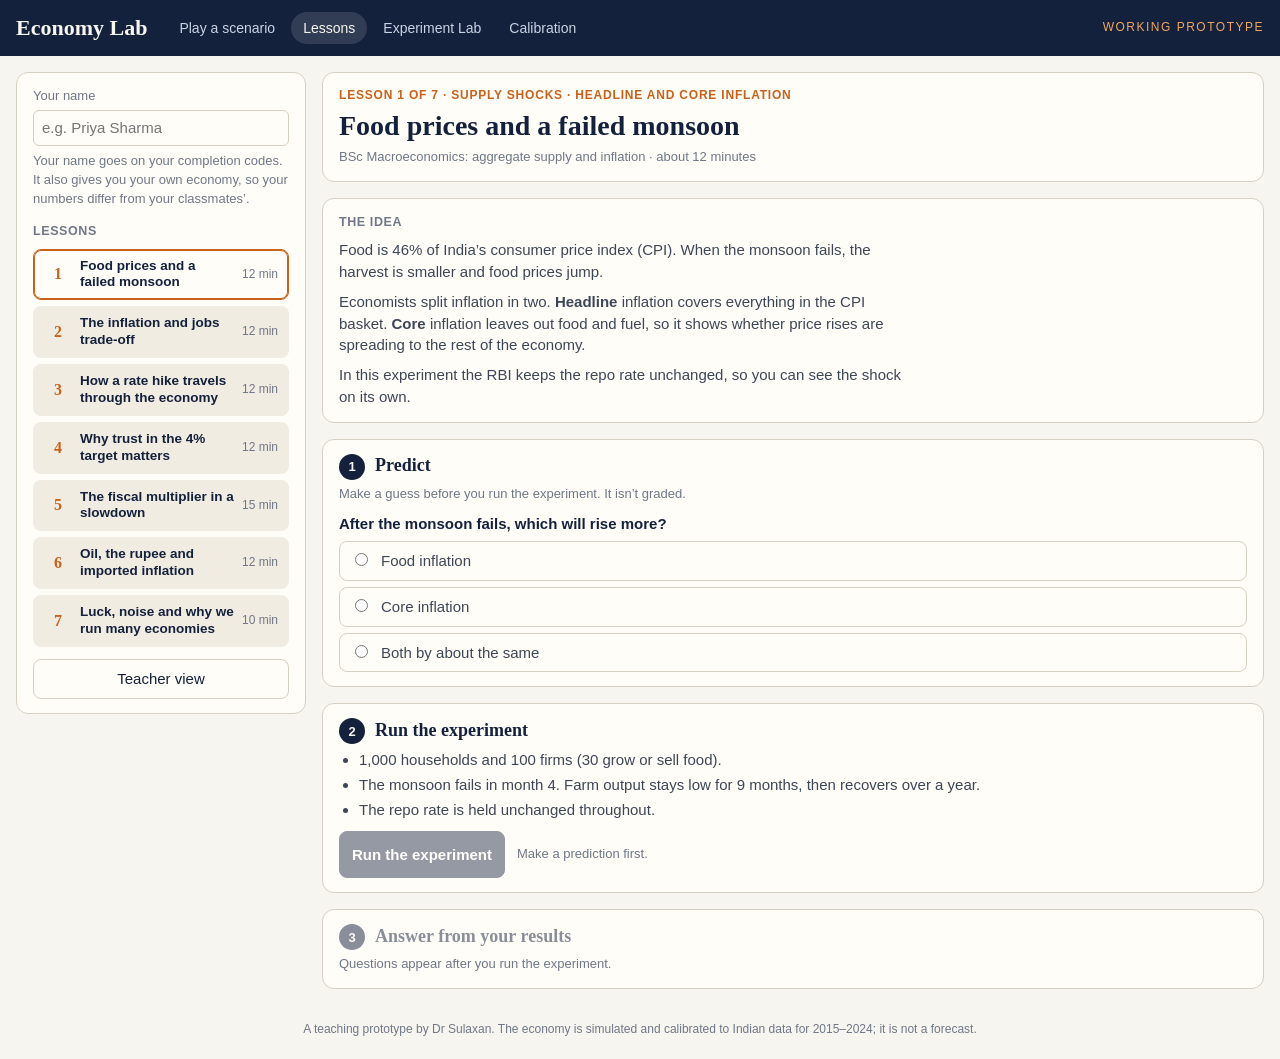
<file: prototype/lessons.html>
<!doctype html>
<html lang="en">
<head>
<meta charset="utf-8">
<meta name="viewport" content="width=device-width, initial-scale=1">
<title>Economy Lab Lessons</title>
<link rel="stylesheet" href="shared.css">
<style>
  main.wrap { display: grid; grid-template-columns: 290px minmax(0, 1fr); gap: 16px; align-items: start; }
  aside { position: sticky; top: 12px; }
  .who label { display: block; font-size: 13px; color: var(--muted); margin-bottom: 4px; }
  .who input { width: 100%; }
  .list { list-style: none; margin: 8px 0 0; padding: 0; display: flex; flex-direction: column; gap: 6px; }
  .list button { width: 100%; text-align: left; display: grid; grid-template-columns: 28px 1fr auto; gap: 8px; align-items: center; background: var(--chip); border-color: transparent; padding: 8px 10px; }
  .list button[aria-current="true"] { background: var(--card); border-color: var(--accent); box-shadow: inset 0 0 0 1px var(--accent); }
  .list .n { font: 600 16px/1 var(--serif); color: var(--accent); text-align: center; }
  .list .t { font-size: 13.5px; font-weight: 600; color: var(--ink); line-height: 1.25; }
  .list .s { font-size: 12px; color: var(--muted); white-space: nowrap; font-variant-numeric: tabular-nums; }
  .list .s.done { color: var(--good); font-weight: 600; }
  .teacherlink { margin-top: 12px; width: 100%; }
  .lesson { display: flex; flex-direction: column; gap: 16px; max-width: 980px; min-width: 0; }
  .eyebrow { font-size: 12px; letter-spacing: .8px; text-transform: uppercase; color: var(--accent); font-weight: 600; }
  .lesson h2.big { font: 600 28px/1.2 var(--serif); margin: 4px 0 6px; }
  .meta { font-size: 13px; color: var(--muted); }
  .idea p { max-width: 68ch; margin-bottom: 8px; color: var(--body); }
  .idea p:last-child { margin-bottom: 0; }
  .step { display: flex; align-items: baseline; gap: 10px; }
  .step .num { flex: none; width: 26px; height: 26px; border-radius: 50%; background: var(--ink); color: var(--paper); display: inline-grid; place-items: center; font: 600 13px/1 var(--sans); }
  .step[data-state="locked"] { opacity: .5; }
  fieldset { border: 0; margin: 0; padding: 0; min-width: 0; }
  legend.q { font-weight: 600; color: var(--ink); margin-bottom: 6px; padding: 0; }
  .opts { display: flex; flex-direction: column; gap: 6px; }
  .opts label { display: flex; gap: 10px; align-items: flex-start; padding: 8px 10px; border: 1px solid var(--line); border-radius: 8px; cursor: pointer; background: var(--card); }
  .opts label:has(input:checked) { border-color: var(--accent); background: var(--news); }
  .opts input { margin-top: 3px; }
  .setup { margin: 0 0 10px; padding-left: 20px; }
  .setup li { margin-bottom: 3px; }
  .runrow { display: flex; gap: 12px; align-items: center; flex-wrap: wrap; }
  .bar { flex: 1; min-width: 140px; height: 6px; background: var(--paper2); border-radius: 3px; overflow: hidden; }
  .bar > div { height: 100%; width: 0; background: var(--accent); transition: width .15s; }
  .charts { display: grid; grid-template-columns: repeat(auto-fit, minmax(300px, 1fr)); gap: 16px; margin-top: 12px; }
  .chart h3 { margin-bottom: 4px; }
  .tbl { overflow-x: auto; margin-top: 12px; }
  table { border-collapse: collapse; font-size: 13.5px; font-variant-numeric: tabular-nums; min-width: 100%; }
  caption { text-align: left; font-size: 13px; color: var(--muted); padding-bottom: 6px; }
  td, th { padding: 6px 10px; text-align: right; border-bottom: 1px solid var(--line); white-space: nowrap; }
  td:first-child, th:first-child { text-align: left; }
  th { font-weight: 600; color: var(--muted); }
  .scroll { max-height: 260px; overflow-y: auto; }
  .predicted { margin-top: 12px; padding: 8px 12px; border-left: 3px solid var(--auto); background: var(--chip); border-radius: 0 8px 8px 0; font-size: 14px; }
  .qs { display: flex; flex-direction: column; gap: 18px; }
  .numrow { display: flex; gap: 8px; align-items: center; }
  .numrow input { width: 130px; }
  .fb { margin-top: 6px; font-size: 13.5px; padding: 6px 10px; border-radius: 6px; background: var(--chip); }
  .fb b.ok { color: var(--good); } .fb b.no { color: var(--bad); }
  .result { display: grid; grid-template-columns: auto 1fr; gap: 6px 20px; align-items: center; }
  .result .big { font: 600 48px/1 var(--serif); color: var(--accent); font-variant-numeric: tabular-nums; }
  .code { font: 13px/1.4 ui-monospace, "SF Mono", Menlo, Consolas, monospace; background: var(--paper2); color: var(--ink); padding: 8px 10px; border-radius: 6px; word-break: break-all; user-select: all; }
  .take { border-left: 3px solid var(--accent); padding: 8px 12px; background: var(--news); border-radius: 0 8px 8px 0; }
  .actions { display: flex; gap: 8px; flex-wrap: wrap; }
  textarea { width: 100%; min-height: 140px; font: 13px/1.4 ui-monospace, Menlo, Consolas, monospace; border: 1px solid var(--line); border-radius: 6px; background: var(--card); color: var(--ink); padding: 8px; }
  .bad { color: var(--bad); } .good { color: var(--good); }
  @media (max-width: 860px) { main.wrap { grid-template-columns: 1fr; } aside { position: static; } header.top .tag { margin-left: 0; } }
</style>
</head>
<body>
<header class="top">
  <h1>Economy Lab</h1>
  <nav aria-label="Pages"><a href="index.html">Play a scenario</a><a href="lessons.html" aria-current="page">Lessons</a><a href="lab.html">Experiment Lab</a><a href="calibration.html">Calibration</a></nav>
  <span class="tag">Working prototype</span>
</header>

<main class="wrap">
  <aside class="card">
    <div class="who">
      <label for="name">Your name</label>
      <input id="name" type="text" autocomplete="name" placeholder="e.g. Priya Sharma" maxlength="60">
      <p class="small" style="margin-top:6px">Your name goes on your completion codes. It also gives you your own economy, so your numbers differ from your classmates’.</p>
    </div>
    <h3 style="margin-top:14px">Lessons</h3>
    <ol class="list" id="list"></ol>
    <button class="teacherlink" id="teacherBtn">Teacher view</button>
  </aside>

  <section class="lesson" id="main" aria-live="polite"></section>
</main>
<p class="disclaimer">A teaching prototype by Dr Sulaxan. The economy is simulated and calibrated to Indian data for 2015–2024; it is not a forecast.</p>

<script src="engine.js"></script>
<script src="charts.js"></script>
<script src="lessons-data.js"></script>
<script>
(function () {
  'use strict';
  const { LESSONS, grade } = window.EconLessons;
  const C = window.EconCharts;
  const $ = s => document.querySelector(s);
  const el = (tag, attrs, ...kids) => {
    const e = document.createElement(tag);
    for (const [k, v] of Object.entries(attrs || {})) {
      if (k === 'html') e.innerHTML = v; else if (k.startsWith('on')) e.addEventListener(k.slice(2), v);
      else if (v !== false && v != null) e.setAttribute(k, v === true ? '' : v);
    }
    for (const k of kids.flat()) if (k != null) e.append(k.nodeType ? k : document.createTextNode(k));
    return e;
  };

  // ---- per-viewer progress (best effort) ----
  const store = {
    get(k, d) { try { const v = localStorage.getItem('econlab.' + k); return v ? JSON.parse(v) : d; } catch (e) { return d; } },
    set(k, v) { try { localStorage.setItem('econlab.' + k, JSON.stringify(v)); } catch (e) { /* storage unavailable */ } },
  };
  let progress = store.get('progress', {});
  const nameInput = $('#name');
  nameInput.value = store.get('name', '');
  nameInput.addEventListener('input', () => store.set('name', nameInput.value.trim()));
  const studentName = () => nameInput.value.trim() || 'Guest';

  // ---- seeds and completion codes ----
  function fnv(str) { let h = 0x811c9dc5; for (let i = 0; i < str.length; i++) { h ^= str.charCodeAt(i); h = Math.imul(h, 0x01000193); } return h >>> 0; }
  const seedFor = (name, id, attempt) => 1 + fnv(name.toLowerCase() + '|' + id + '|' + attempt) % 9973;
  const b64 = s => btoa(String.fromCharCode(...new TextEncoder().encode(s))).replace(/\+/g, '-').replace(/\//g, '_').replace(/=+$/, '');
  const unb64 = s => new TextDecoder().decode(Uint8Array.from(atob(s.replace(/-/g, '+').replace(/_/g, '/')), c => c.charCodeAt(0)));
  const SALT = 'economy-lab-lessons-v1';
  function makeCode(rec) { const p = b64(JSON.stringify(rec)); return 'EL1-' + p + '-' + fnv(SALT + p).toString(36); }
  function readCode(code) {
    const m = /^EL1-([A-Za-z0-9_-]+)-([a-z0-9]+)$/.exec(code.trim());
    if (!m) return null;
    try { const rec = JSON.parse(unb64(m[1])); rec.valid = fnv(SALT + m[1]).toString(36) === m[2]; return rec; } catch (e) { return null; }
  }

  // ---- sidebar ----
  let current = 0, state = null;
  function renderList() {
    const list = $('#list'); list.textContent = '';
    LESSONS.forEach((L, i) => {
      const p = progress[L.id];
      list.append(el('li', {}, el('button', { 'aria-current': state && !state.teacher && i === current ? 'true' : 'false', onclick: () => { location.hash = L.id; } },
        el('span', { class: 'n' }, String(i + 1)), el('span', { class: 't' }, L.title),
        el('span', { class: 's' + (p ? ' done' : '') }, p ? `${p.score}/${p.max}` : `${L.minutes} min`))));
    });
  }

  // ---- lesson view ----
  function colors() { return { accent: C.tok('--accent'), food: C.tok('--food'), auto: C.tok('--auto'), hold: C.tok('--hold'), bad: C.tok('--bad'), ink: C.tok('--ink') }; }

  function showLesson(i) {
    current = i;
    const L = LESSONS[i];
    const attempt = (progress[L.id] && progress[L.id].attempt + 1) || 1;
    state = { L, attempt, data: null, predicted: null, checked: false };
    const main = $('#main'); main.textContent = '';
    document.title = `${L.title} · Economy Lab Lessons`;

    main.append(el('div', { class: 'card' },
      el('div', { class: 'eyebrow' }, `Lesson ${i + 1} of ${LESSONS.length} · ${L.topic}`),
      el('h2', { class: 'big' }, L.title),
      el('div', { class: 'meta' }, `${L.syllabus} · about ${L.minutes} minutes`)));

    main.append(el('div', { class: 'card idea' }, el('h3', {}, 'The idea'), ...L.idea.map(t => el('p', { html: t }))));

    // 1. predict
    const pf = el('fieldset', {}, el('legend', { class: 'q' }, L.predict.q),
      el('div', { class: 'opts' }, L.predict.options.map((o, k) => el('label', {},
        el('input', { type: 'radio', name: 'predict', value: k, onchange: () => { state.predicted = k; runBtn.disabled = false; runNote.textContent = ''; } }), el('span', {}, o)))));
    main.append(el('div', { class: 'card' }, el('div', { class: 'step' }, el('span', { class: 'num' }, '1'), el('h2', {}, 'Predict')),
      el('p', { class: 'small', style: 'margin-bottom:10px' }, 'Make a guess before you run the experiment. It isn’t graded.'), pf));

    // 2. run
    const runBtn = el('button', { class: 'primary', disabled: true, onclick: () => runExperiment() }, 'Run the experiment');
    const runNote = el('span', { class: 'small' }, 'Make a prediction first.');
    const bar = el('div', { class: 'bar', hidden: true }, el('div'));
    const out = el('div', { id: 'out' });
    main.append(el('div', { class: 'card' }, el('div', { class: 'step' }, el('span', { class: 'num' }, '2'), el('h2', {}, 'Run the experiment')),
      el('ul', { class: 'setup' }, L.setup.map(s => el('li', {}, s))),
      el('div', { class: 'runrow' }, runBtn, runNote, bar), out));

    // 3. questions (filled after the run)
    const qcard = el('div', { class: 'card', id: 'qcard' }, el('div', { class: 'step', 'data-state': 'locked' }, el('span', { class: 'num' }, '3'), el('h2', {}, 'Answer from your results')),
      el('p', { class: 'small' }, 'Questions appear after you run the experiment.'));
    main.append(qcard);
    main.append(el('div', { id: 'resultSlot' }));

    async function runExperiment() {
      runBtn.disabled = true; bar.hidden = false; runNote.textContent = 'Running…';
      pf.disabled = true;
      const seed = seedFor(studentName(), L.id, attempt);
      const tick = f => new Promise(r => { bar.firstChild.style.width = (100 * f) + '%'; setTimeout(r, 0); });
      await tick(0);
      state.data = await L.run(seed, tick);
      state.seed = seed;
      runNote.textContent = `Done. Economy number ${seed}.`; bar.hidden = true;
      drawResults(out);
      renderQuestions(qcard);
    }
    renderList();
    window.scrollTo(0, 0);
  }

  function drawResults(out) {
    const { L, data } = state;
    out.textContent = '';
    const charts = el('div', { class: 'charts' });
    const specs = L.charts(data, colors());
    const canv = specs.map(s => {
      const c = el('canvas', { role: 'img', 'aria-label': s.title });
      charts.append(el('div', { class: 'chart' }, el('h3', {}, s.title), c,
        el('div', { class: 'legend' }, s.legend.map(([n, col, dash]) => el('span', {}, el('i', { class: dash || '', style: `border-top-color:${col}` }), n)))));
      return c;
    });
    out.append(charts);
    if (L.table) {
      const t = L.table(data);
      const wrap = el('div', { class: 'tbl' + (t.rows.length > 8 ? ' scroll' : '') }, el('table', {}, el('caption', {}, t.caption),
        el('thead', {}, el('tr', {}, t.head.map(h => el('th', { scope: 'col' }, h)))),
        el('tbody', {}, t.rows.map(r => el('tr', {}, r.map(v => el('td', {}, v)))))));
      out.append(wrap);
    }
    const act = L.predict.actual(data);
    out.append(el('p', { class: 'predicted' }, el('b', {}, 'Your prediction: '), L.predict.options[state.predicted] + '. ',
      el('b', {}, 'What happened: '), L.predict.options[act] + '. ', state.predicted === act ? 'You called it.' : 'Worth thinking about why.'));
    const redraw = () => { const sp = L.charts(data, colors()); canv.forEach((c, k) => C.line(c, sp[k].opt)); };
    state.redraw = redraw;
    requestAnimationFrame(redraw);
  }

  function renderQuestions(qcard) {
    const { L } = state;
    qcard.textContent = '';
    qcard.append(el('div', { class: 'step' }, el('span', { class: 'num' }, '3'), el('h2', {}, 'Answer from your results')),
      el('p', { class: 'small', style: 'margin-bottom:12px' }, 'Your economy is unique, so read the numbers from your own charts and tables.'));
    const qs = el('div', { class: 'qs' });
    const inputs = L.questions.map((q, k) => {
      const fb = el('div', { class: 'fb', hidden: true });
      let get, box;
      if (q.type === 'mcq') {
        box = el('fieldset', {}, el('legend', { class: 'q' }, `${k + 1}. ${q.q}`),
          el('div', { class: 'opts' }, q.options.map((o, j) => el('label', {}, el('input', { type: 'radio', name: 'q' + k, value: j }), el('span', {}, o)))));
        get = () => { const c = box.querySelector('input:checked'); return c ? +c.value : null; };
      } else {
        const id = 'qn' + k;
        const inp = el('input', { type: 'text', inputmode: 'decimal', id, autocomplete: 'off' });
        box = el('div', {}, el('label', { class: 'q', for: id, style: 'display:block;font-weight:600;color:var(--ink);margin-bottom:6px' }, `${k + 1}. ${q.q}`),
          el('div', { class: 'numrow' }, inp, q.unit ? el('span', { class: 'small' }, q.unit) : null));
        get = () => inp.value.trim();
      }
      qs.append(el('div', {}, box, fb));
      return { q, get, fb, box };
    });
    const check = el('button', { class: 'primary', style: 'margin-top:16px', onclick: () => checkAnswers(inputs, check) }, 'Check my answers');
    qcard.append(qs, check);
  }

  function fmtAns(q, v) { return q.type === 'mcq' ? q.options[v] : (q.step ? Math.round(v) : v.toFixed(2)) + (q.unit === '%' ? '%' : q.unit && q.unit !== 'month' ? ' ' + q.unit : ''); }

  function checkAnswers(inputs, btn) {
    const { L, data } = state;
    const missing = inputs.filter(x => x.get() === null || x.get() === '');
    if (missing.length) { C.toast(`Answer all ${inputs.length} questions first.`); (missing[0].box.querySelector('input') || missing[0].box).focus(); return; }
    let score = 0;
    for (const x of inputs) {
      const r = grade(x.q, data, x.get());
      if (r.ok) score++;
      x.fb.hidden = false; x.fb.textContent = '';
      x.fb.append(el('b', { class: r.ok ? 'ok' : 'no' }, r.ok ? '✓ Correct. ' : '✗ Not quite. '),
        x.q.type === 'num' ? `Your economy gives ${fmtAns(x.q, r.ans)}${x.q.rel ? '' : ` (answers within ${x.q.tol} count)`}. ` : (r.ok ? '' : `The answer is: ${fmtAns(x.q, r.ans)}. `),
        x.q.explain ? x.q.explain(data) : '');
      x.box.querySelectorAll('input').forEach(i => { i.disabled = true; });
    }
    btn.disabled = true; btn.textContent = 'Answers checked';
    const max = inputs.length;
    const rec = { n: studentName(), l: L.id, s: score, m: max, a: state.attempt, e: state.seed, d: new Date().toISOString().slice(0, 10) };
    const code = makeCode(rec);
    const prev = progress[L.id];
    const keep = prev && prev.score > score;   // remember the best score and its code
    progress[L.id] = { score: keep ? prev.score : score, max, attempt: state.attempt, code: keep ? prev.code : code };
    store.set('progress', progress);
    renderList();

    const slot = $('#resultSlot'); slot.textContent = '';
    const next = LESSONS[current + 1];
    const copyBtn = el('button', { onclick: async () => { C.toast((await C.copyText(code)) ? 'Code copied.' : 'Select the code and copy it.'); } }, 'Copy code');
    slot.append(el('div', { class: 'card' },
      el('div', { class: 'step' }, el('span', { class: 'num' }, '4'), el('h2', {}, 'Your result')),
      el('div', { class: 'result', style: 'margin:8px 0 12px' }, el('div', { class: 'big' }, `${score}/${max}`),
        el('div', {}, score === max ? 'Full marks.' : score >= Math.ceil(0.7 * max) ? 'Well done. Read the feedback above for any you missed.' : 'Read the feedback above, then try again with a new economy.')),
      el('p', { class: 'take' }, el('b', {}, 'Key idea: '), L.takeaway),
      el('h3', { style: 'margin-top:14px' }, 'Completion code for your teacher'),
      el('p', { class: 'code', id: 'code' }, code),
      el('p', { class: 'small', style: 'margin:6px 0 12px' }, 'Paste this into your class sheet or send it to your teacher. It records your name, score and date.'),
      el('div', { class: 'actions' }, copyBtn,
        el('button', { onclick: () => showLesson(current) }, 'Try again with a new economy'),
        next ? el('button', { class: 'primary', style: 'padding:8px 14px', onclick: () => { location.hash = next.id; } }, `Next: ${next.title}`) : el('a', { href: 'lab.html', class: 'small' }, 'Go further in the Experiment Lab'))));
    slot.scrollIntoView({ behavior: 'smooth', block: 'start' });
  }

  // ---- teacher view ----
  function showTeacher() {
    state = { teacher: true };
    document.title = 'Check codes · Economy Lab Lessons';
    const main = $('#main'); main.textContent = '';
    const ta = el('textarea', { id: 'codes', placeholder: 'EL1-…\nEL1-…', 'aria-label': 'Completion codes, one per line' });
    const out = el('div');
    const csvBtn = el('button', { disabled: true }, 'Download class results (CSV)');
    let rows = [];
    const titles = Object.fromEntries(LESSONS.map((L, i) => [L.id, `${i + 1}. ${L.title}`]));
    function check() {
      rows = ta.value.split(/\s+/).filter(Boolean).map(c => ({ c, r: readCode(c) }));
      out.textContent = '';
      if (!rows.length) { csvBtn.disabled = true; return; }
      const bad = rows.filter(x => !x.r || !x.r.valid).length;
      out.append(el('p', { class: 'small', style: 'margin:10px 0' }, `${rows.length} codes · `, el('span', { class: bad ? 'bad' : 'good' }, bad ? `${bad} not valid` : 'all valid')));
      out.append(el('div', { class: 'tbl' }, el('table', {},
        el('thead', {}, el('tr', {}, ['Student', 'Lesson', 'Score', 'Attempt', 'Date', 'Check'].map(h => el('th', { scope: 'col' }, h)))),
        el('tbody', {}, rows.map(({ c, r }) => r ? el('tr', {}, el('td', {}, r.n), el('td', {}, titles[r.l] || r.l), el('td', {}, `${r.s}/${r.m}`), el('td', {}, String(r.a)), el('td', {}, r.d),
          el('td', { class: r.valid ? 'good' : 'bad' }, r.valid ? 'Valid' : 'Edited')) : el('tr', {}, el('td', { colspan: 5 }, c.slice(0, 40)), el('td', { class: 'bad' }, 'Not a code')))))));
      csvBtn.disabled = false;
    }
    csvBtn.addEventListener('click', () => {
      const q = v => `"${String(v).replace(/"/g, '""')}"`;
      const csv = ['student,lesson,score,max,attempt,date,economy,valid'].concat(rows.filter(x => x.r).map(({ r }) => [q(r.n), r.l, r.s, r.m, r.a, r.d, r.e, r.valid].join(','))).join('\n');
      C.toast(C.downloadText('class-results.csv', csv) ? 'Downloading class-results.csv' : 'Download blocked here.');
    });
    main.append(el('div', { class: 'card' },
      el('div', { class: 'eyebrow' }, 'For teachers'), el('h2', { class: 'big' }, 'Check completion codes'),
      el('p', { class: 'idea', style: 'max-width:68ch' }, 'Students get a code when they finish a lesson. Paste the codes below, one per line or separated by spaces, to see each student’s score and download the class results.'),
      el('p', { class: 'small', style: 'margin:8px 0 12px;max-width:68ch' }, 'A code shows “Edited” if someone changed it by hand. Codes stop casual editing but are not secure, because everything runs in the browser. Nothing is sent to a server.'),
      ta, el('div', { class: 'actions', style: 'margin-top:10px' }, el('button', { class: 'primary', style: 'padding:8px 14px', onclick: check }, 'Check codes'), csvBtn), out));
    main.append(el('div', { class: 'card' }, el('h3', {}, 'Using the lessons in class'),
      el('ul', { class: 'setup', style: 'margin:0' },
        el('li', {}, 'Each lesson takes 10–15 minutes and fits a BSc or MSc topic. The “Predict” step works well as a class poll before students run the experiment.'),
        el('li', {}, 'Every student gets their own economy from their name, so numeric answers differ between students and can’t simply be copied.'),
        el('li', {}, 'Students can retry with a new economy. The code records the attempt number.'))));
    renderList();
  }

  function route() {
    const h = location.hash.slice(1);
    if (h === 'teacher') return showTeacher();
    const i = LESSONS.findIndex(L => L.id === h);
    showLesson(i >= 0 ? i : 0);
  }
  $('#teacherBtn').addEventListener('click', () => { location.hash = 'teacher'; });
  window.addEventListener('hashchange', route);
  C.onThemeChange(() => state && state.redraw && state.redraw());
  route();
})();
</script>
</body>
</html>
</file>
<file: prototype/shared.css>
/* Economy Lab shared styles. Layout tokens and both themes. */
:root {
  --ink: #14213D; --paper: #F7F5EF; --paper2: #ECE8DD; --card: #FFFDF8;
  --body: #3D4657; --muted: #6F7788; --line: #D6D0C2;
  --accent: #C8611A; --accent-light: #F2A65A; --food: #4F8A3C; --good: #2E7D4F; --bad: #B23A3A; --auto: #2B7A8C;
  --header: #14213D; --header-fg: #F7F5EF; --header-sub: #C9D3E3; --news: #FBF1E7; --chip: #F1ECE1;
  --primary: #14213D; --primary-fg: #FFFFFF; --primary-hover: #23365F;
  --hold: #9AA1AE; --grid: #E6E1D5; --zero: #B9B2A2; --band: rgba(20,33,61,0.06); --monsoon: rgba(79,138,60,0.09);
  --serif: "Source Serif 4", Georgia, "Times New Roman", serif;
  --sans: "IBM Plex Sans", -apple-system, "Segoe UI", Roboto, Arial, sans-serif;
}
@media (prefers-color-scheme: dark) { :root:not([data-theme="light"]) {
  --ink: #EEF1F6; --paper: #0F141E; --paper2: #1A2130; --card: #151C29;
  --body: #C3CBD8; --muted: #949DAF; --line: #2A3344;
  --accent: #E58440; --accent-light: #F2A65A; --food: #7CBF65; --good: #5CC08A; --bad: #EE7272; --auto: #5BB8CC;
  --header: #0A0F1A; --header-fg: #F7F5EF; --header-sub: #AEB9CC; --news: #2A1F16; --chip: #1E2738;
  --primary: #E58440; --primary-fg: #10141C; --primary-hover: #F09A5C;
  --hold: #707A8C; --grid: #232C3C; --zero: #4A5468; --band: rgba(238,241,246,0.06); --monsoon: rgba(124,191,101,0.10);
  color-scheme: dark; } }
:root[data-theme="dark"] {
  --ink: #EEF1F6; --paper: #0F141E; --paper2: #1A2130; --card: #151C29;
  --body: #C3CBD8; --muted: #949DAF; --line: #2A3344;
  --accent: #E58440; --accent-light: #F2A65A; --food: #7CBF65; --good: #5CC08A; --bad: #EE7272; --auto: #5BB8CC;
  --header: #0A0F1A; --header-fg: #F7F5EF; --header-sub: #AEB9CC; --news: #2A1F16; --chip: #1E2738;
  --primary: #E58440; --primary-fg: #10141C; --primary-hover: #F09A5C;
  --hold: #707A8C; --grid: #232C3C; --zero: #4A5468; --band: rgba(238,241,246,0.06); --monsoon: rgba(124,191,101,0.10);
  color-scheme: dark; }

* { box-sizing: border-box; }
body { margin: 0; background: var(--paper); color: var(--body); font: 15px/1.45 var(--sans); }
header.top { background: var(--header); color: var(--header-fg); display: flex; align-items: center; gap: 8px 20px; flex-wrap: wrap;
  padding: 12px max(16px, env(safe-area-inset-right, 0px)) 12px max(16px, env(safe-area-inset-left, 0px)); }
header.top h1 { margin: 0; font: 600 22px/1.2 var(--serif); }
header.top nav { display: flex; gap: 4px; }
header.top nav a { color: var(--header-sub); text-decoration: none; padding: 6px 12px; border-radius: 999px; font-size: 14px; }
header.top nav a[aria-current="page"] { background: rgba(255,255,255,0.12); color: var(--header-fg); }
header.top nav a:hover { color: var(--header-fg); }
header.top .tag { margin-left: auto; font-size: 12px; letter-spacing: 1.5px; text-transform: uppercase; color: var(--accent-light); }
.wrap { max-width: 1600px; margin: 0 auto; padding-block: 16px; padding-left: max(16px, env(safe-area-inset-left, 0px)); padding-right: max(16px, env(safe-area-inset-right, 0px)); }
.card { background: var(--card); border: 1px solid var(--line); border-radius: 12px; padding: 14px 16px; min-width: 0; }
.col { display: flex; flex-direction: column; gap: 16px; min-width: 0; }
h2 { margin: 0 0 8px; font: 600 18px/1.25 var(--serif); color: var(--ink); text-wrap: balance; }
h3 { margin: 0 0 8px; font-size: 12.5px; font-weight: 600; letter-spacing: .6px; text-transform: uppercase; color: var(--muted); }
p { margin: 0; }
.small { font-size: 13px; color: var(--muted); }
.row { display: flex; gap: 8px; align-items: center; flex-wrap: wrap; }
button, select, input { font: inherit; }
button { cursor: pointer; border-radius: 8px; border: 1px solid var(--line); background: var(--card); color: var(--ink); padding: 8px 12px; }
button:hover:not(:disabled) { border-color: var(--ink); }
button:disabled { opacity: .45; cursor: default; }
button.primary { background: var(--primary); color: var(--primary-fg); border-color: var(--primary); padding: 12px; font-weight: 600; }
button.primary:hover:not(:disabled) { background: var(--primary-hover); }
input[type=number], input[type=text], select { border: 1px solid var(--line); border-radius: 6px; background: var(--card); color: var(--ink); padding: 6px 8px; }
input[type=range] { width: 100%; accent-color: var(--accent); }
input[type=checkbox] { accent-color: var(--accent); }
button:focus-visible, input:focus-visible, select:focus-visible, a:focus-visible { outline: 2px solid var(--accent); outline-offset: 2px; }
.legend { display: flex; gap: 6px 14px; flex-wrap: wrap; font-size: 12px; color: var(--muted); margin-top: 4px; }
.legend i { display: inline-block; width: 18px; height: 0; border-top: 2.5px solid; vertical-align: middle; margin-right: 5px; }
.legend i.dash { border-top-style: dashed; }
.legend i.dot { border-top-style: dotted; border-top-width: 3px; }
.chart canvas { width: 100%; height: 220px; display: block; }
.num { font-variant-numeric: tabular-nums; }
.toast { position: fixed; left: 50%; transform: translateX(-50%); bottom: calc(20px + env(safe-area-inset-bottom, 0px)); background: var(--ink); color: var(--paper); padding: 10px 16px; border-radius: 8px; font-size: 14px; z-index: 20; }
.disclaimer { font-size: 12px; color: var(--muted); text-align: center; padding: 0 max(16px, env(safe-area-inset-right, 0px)) 20px max(16px, env(safe-area-inset-left, 0px)); }
@media (prefers-reduced-motion: reduce) { * { transition: none !important; animation: none !important; } }
</file>
